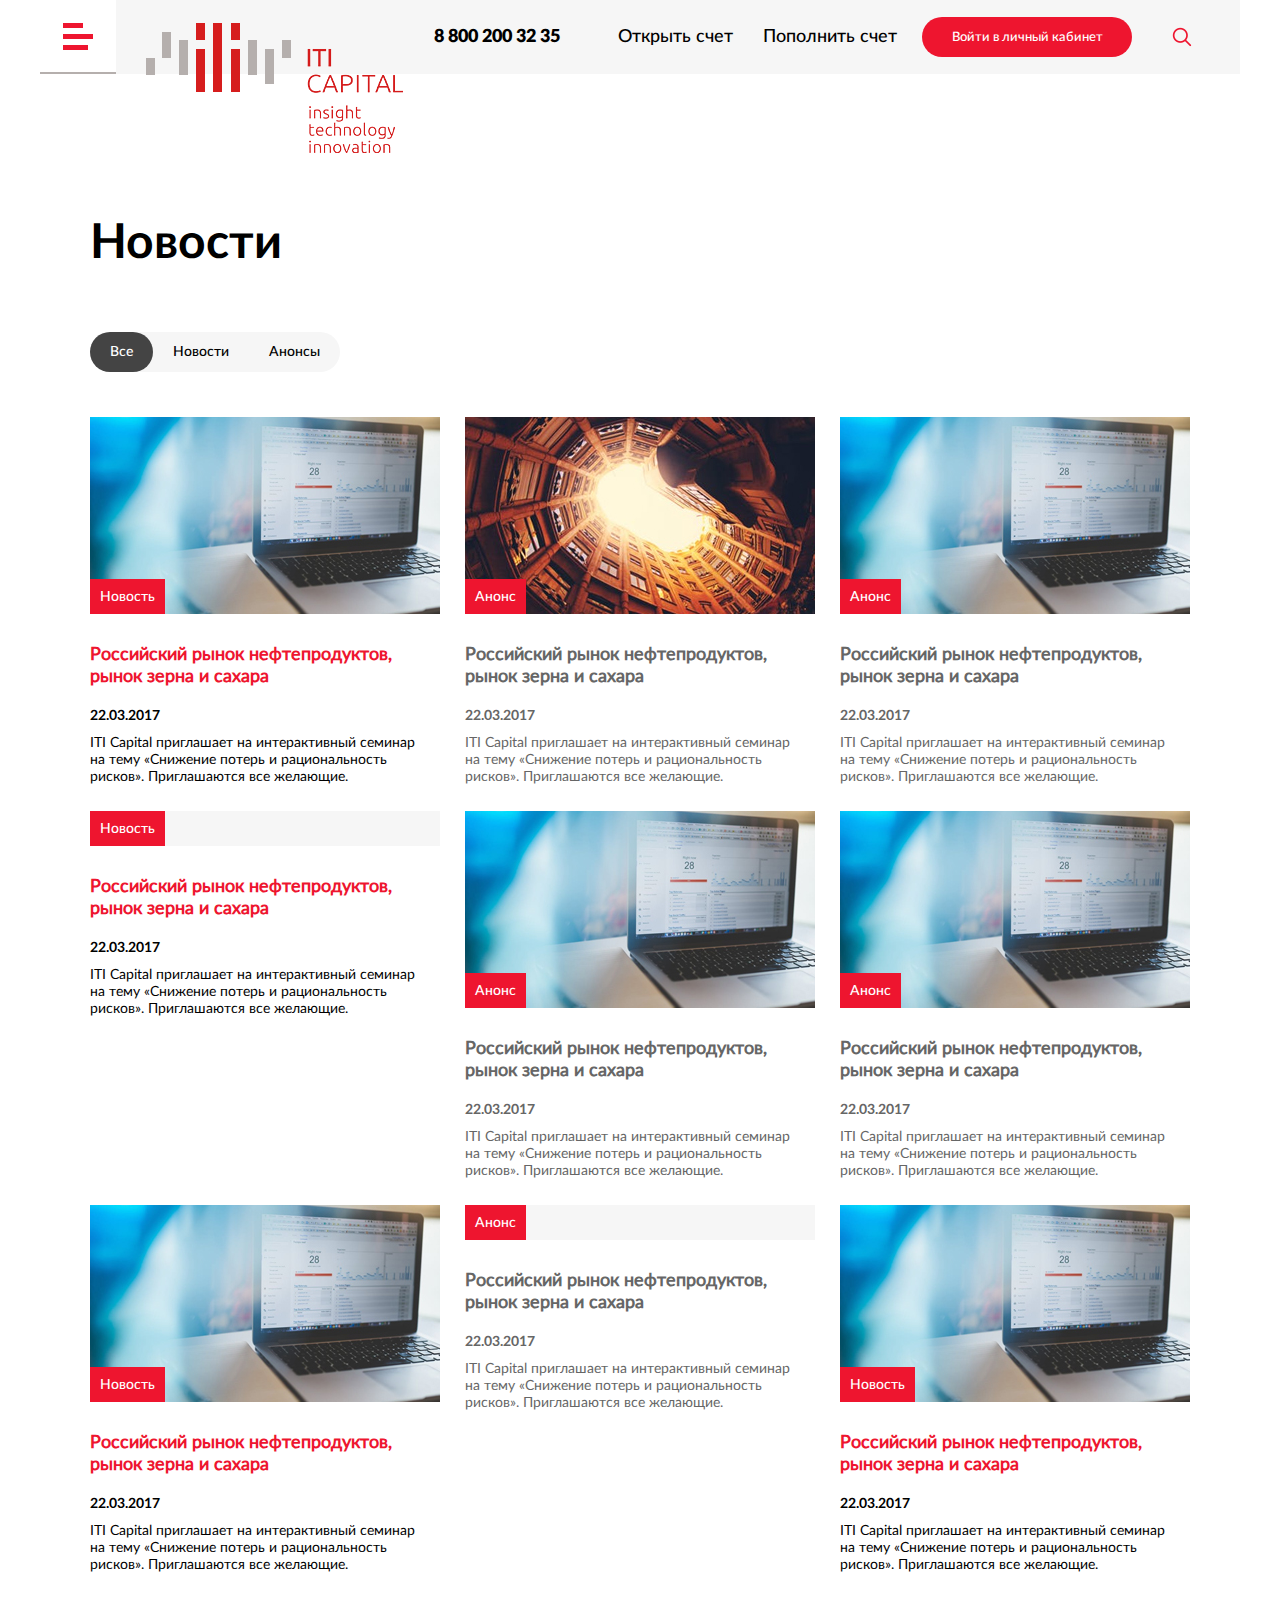
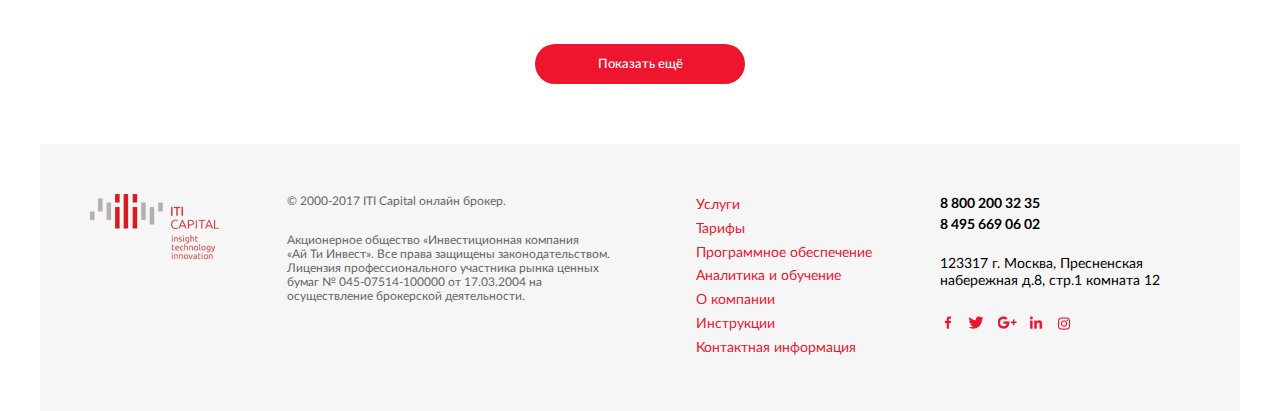
<file: index.html>
<!DOCTYPE html>
<html lang="ru">
<head>
	<meta charset="utf-8">
	<meta name="viewport" content="width=device-width, initial-scale=1">
    <meta http-equiv="X-UA-Compatible" content="IE=Edge">
	<title>Новости</title>
	<link rel="stylesheet" type="text/css" href="./style.css">
	<script type="text/javascript">
		<!--[if IE]>
		window.location.href = "http://work2.maslyaev.site/ie/";
		<![endif]-->
	</script>
	<script defer src="./script/script.js"></script>
</head>
<body>
	<header>
		<div class="header-left">
			<nav aria-label="иконка выпадающего меню"></nav>

			<a class="header-logo" aria-label="логотип ITI CAPITAL" href="#"></a>

			<a class="header-phone" href="tel:88002003235">8&nbsp;800&nbsp;200&nbsp;32&nbsp;35</a>
		</div>
		<div class="header-right">
			<ul class="header-list">
				<li class="header-list-item">
					<a class="header-list-item-link" href="#">Открыть счет</a>
				</li>

				<li class="header-list-item">
					<a class="header-list-item-link" href="#">Пополнить счет</a>
				</li>
			</ul>

			<button id="enter-lk" class="red-button">Войти в личный кабинет</button>

			<button id="search" aria-label="иконка поиска"></button>
		</div>
	</header>
	<main>
		<h1>Новости</h1>
		<ul class="select-cat">
			<li class="select-cat-item all-cat active">Все</li>
			<li class="select-cat-item news-cat">Новости</li>
			<li class="select-cat-item anons-cat">Анонсы</li>
		</ul>
		<ul class="news">
			<li class="news-item">
				<article>
					<div class="news-item-img-content">
						<img class="news-item-img" src="img/news1.jpg" alt="картинка новости 1">
						<p class="news-item-cat">Новость</p>
					</div>
					<h2 class="news-item-title">
						<a class="news-item-title-link" href="#">Российский рынок нефтепродуктов, рынок зерна и&nbsp;сахара</a>
					</h2>
					<time class="news-item-time" datetime="2019-03-15T11:39">22.03.2017</time>
					<p class="news-item-desc">
						ITI Capital приглашает на&nbsp;интерактивный семинар на&nbsp;тему &laquo;Снижение потерь и&nbsp;рациональность рисков&raquo;. Приглашаются все желающие.
					</p>

				</article>
			</li>
			<li class="news-item anons">
				<article>
					<div class="news-item-img-content">
						<img class="news-item-img" src="img/news2.jpg" alt="картинка новости 1">
						<p class="news-item-cat">Анонс</p>
					</div>
					<h2 class="news-item-title">
						 <a class="news-item-title-link" href="#">Российский рынок нефтепродуктов, рынок зерна и&nbsp;сахара</a>
					</h2>
					<time class="news-item-time" datetime="2019-03-15T11:39">22.03.2017</time>
					<p class="news-item-desc">
						ITI Capital приглашает на&nbsp;интерактивный семинар на&nbsp;тему &laquo;Снижение потерь и&nbsp;рациональность рисков&raquo;. Приглашаются все желающие.
					</p>

				</article>
			</li>
			<li class="news-item anons">
				<article>
					<div class="news-item-img-content">
						<img class="news-item-img" src="img/news1.jpg" alt="картинка новости 1">
						<p class="news-item-cat">Анонс</p>
					</div>
					<h2 class="news-item-title">
						<a class="news-item-title-link" href="#">Российский рынок нефтепродуктов, рынок зерна и&nbsp;сахара</a>
					</h2>
					<time class="news-item-time" datetime="2019-03-15T11:39">22.03.2017</time>
					<p class="news-item-desc">
						ITI Capital приглашает на&nbsp;интерактивный семинар на&nbsp;тему &laquo;Снижение потерь и&nbsp;рациональность рисков&raquo;. Приглашаются все желающие.
					</p>

				</article>
			</li>
			<li class="news-item">
				<article>
					<div class="news-item-img-content">
						<p class="news-item-cat">Новость</p>
					</div>
					<h2 class="news-item-title">
						<a class="news-item-title-link" href="#">Российский рынок нефтепродуктов, рынок зерна и&nbsp;сахара</a>
					</h2>
					<time class="news-item-time" datetime="2019-03-15T11:39">22.03.2017</time>
					<p class="news-item-desc">
						ITI Capital приглашает на&nbsp;интерактивный семинар на&nbsp;тему &laquo;Снижение потерь и&nbsp;рациональность рисков&raquo;. Приглашаются все желающие.
					</p>

				</article>
			</li>
			<li class="news-item anons">
				<article>
					<div class="news-item-img-content">
						<img class="news-item-img" src="img/news1.jpg" alt="картинка новости 1">
						<p class="news-item-cat">Анонс</p>
					</div>
					<h2 class="news-item-title">
						<a class="news-item-title-link" href="#">Российский рынок нефтепродуктов, рынок зерна и&nbsp;сахара</a>
					</h2>
					<time class="news-item-time" datetime="2019-03-15T11:39">22.03.2017</time>
					<p class="news-item-desc">
						ITI Capital приглашает на&nbsp;интерактивный семинар на&nbsp;тему &laquo;Снижение потерь и&nbsp;рациональность рисков&raquo;. Приглашаются все желающие.
					</p>

				</article>
			</li>
			<li class="news-item anons">
				<article>
					<div class="news-item-img-content">
						<img class="news-item-img" src="img/news1.jpg" alt="картинка новости 1">
						<p class="news-item-cat">Анонс</p>
					</div>
					<h2 class="news-item-title">
						<a class="news-item-title-link" href="#">Российский рынок нефтепродуктов, рынок зерна и&nbsp;сахара</a>
					</h2>
					<time class="news-item-time" datetime="2019-03-15T11:39">22.03.2017</time>
					<p class="news-item-desc">
						ITI Capital приглашает на&nbsp;интерактивный семинар на&nbsp;тему &laquo;Снижение потерь и&nbsp;рациональность рисков&raquo;. Приглашаются все желающие.
					</p>

				</article>
			</li>
			<li class="news-item">
				<article>
					<div class="news-item-img-content">
						<img class="news-item-img" src="img/news1.jpg" alt="картинка новости 1">
						<p class="news-item-cat">Новость</p>
					</div>
					<h2 class="news-item-title">
						<a class="news-item-title-link" href="#">Российский рынок нефтепродуктов, рынок зерна и&nbsp;сахара</a>
					</h2>
					<time class="news-item-time" datetime="2019-03-15T11:39">22.03.2017</time>
					<p class="news-item-desc">
						ITI Capital приглашает на&nbsp;интерактивный семинар на&nbsp;тему &laquo;Снижение потерь и&nbsp;рациональность рисков&raquo;. Приглашаются все желающие.
					</p>

				</article>
			</li>
			<li class="news-item anons">
				<article>
					<div class="news-item-img-content">
						<p class="news-item-cat">Анонс</p>
					</div>
					<h2 class="news-item-title">
						<a class="news-item-title-link" href="#">Российский рынок нефтепродуктов, рынок зерна и&nbsp;сахара</a>
					</h2>
					<time class="news-item-time" datetime="2019-03-15T11:39">22.03.2017</time>
					<p class="news-item-desc">
						ITI Capital приглашает на&nbsp;интерактивный семинар на&nbsp;тему &laquo;Снижение потерь и&nbsp;рациональность рисков&raquo;. Приглашаются все желающие.
					</p>

				</article>
			</li>
			<li class="news-item">
				<article>
					<div class="news-item-img-content">
						<img class="news-item-img" src="img/news1.jpg" alt="картинка новости 1">
						<p class="news-item-cat">Новость</p>
					</div>
					<h2 class="news-item-title">
						<a class="news-item-title-link" href="#">Российский рынок нефтепродуктов, рынок зерна и&nbsp;сахара</a>
					</h2>
					<time class="news-item-time" datetime="2019-03-15T11:39">22.03.2017</time>
					<p class="news-item-desc">
						ITI Capital приглашает на&nbsp;интерактивный семинар на&nbsp;тему &laquo;Снижение потерь и&nbsp;рациональность рисков&raquo;. Приглашаются все желающие.
					</p>

				</article>
			</li>

			<li class="news-item hidden">
				<article>
					<div class="news-item-img-content">
						<img class="news-item-img" src="img/news1.jpg" alt="картинка новости 1">
						<p class="news-item-cat">Новость</p>
					</div>
					<h2 class="news-item-title">
						<a class="news-item-title-link" href="#">Российский рынок нефтепродуктов, рынок зерна и&nbsp;сахара</a>
					</h2>
					<time class="news-item-time" datetime="2019-03-15T11:39">22.03.2017</time>
					<p class="news-item-desc">
						ITI Capital приглашает на&nbsp;интерактивный семинар на&nbsp;тему &laquo;Снижение потерь и&nbsp;рациональность рисков&raquo;. Приглашаются все желающие.
					</p>

				</article>
			</li>
			<li class="news-item anons hidden">
				<article>
					<div class="news-item-img-content">
						<img class="news-item-img" src="img/news2.jpg" alt="картинка новости 1">
						<p class="news-item-cat">Анонс</p>
					</div>
					<h2 class="news-item-title">
						 <a class="news-item-title-link" href="#">Российский рынок нефтепродуктов, рынок зерна и&nbsp;сахара</a>
					</h2>
					<time class="news-item-time" datetime="2019-03-15T11:39">22.03.2017</time>
					<p class="news-item-desc">
						ITI Capital приглашает на&nbsp;интерактивный семинар на&nbsp;тему &laquo;Снижение потерь и&nbsp;рациональность рисков&raquo;. Приглашаются все желающие.
					</p>

				</article>
			</li>
			<li class="news-item anons hidden">
				<article>
					<div class="news-item-img-content">
						<img class="news-item-img" src="img/news1.jpg" alt="картинка новости 1">
						<p class="news-item-cat">Анонс</p>
					</div>
					<h2 class="news-item-title">
						<a class="news-item-title-link" href="#">Российский рынок нефтепродуктов, рынок зерна и&nbsp;сахара</a>
					</h2>
					<time class="news-item-time" datetime="2019-03-15T11:39">22.03.2017</time>
					<p class="news-item-desc">
						ITI Capital приглашает на&nbsp;интерактивный семинар на&nbsp;тему &laquo;Снижение потерь и&nbsp;рациональность рисков&raquo;. Приглашаются все желающие.
					</p>

				</article>
			</li>
			<li class="news-item hidden">
				<article>
					<div class="news-item-img-content">
						<p class="news-item-cat">Новость</p>
					</div>
					<h2 class="news-item-title">
						<a class="news-item-title-link" href="#">Российский рынок нефтепродуктов, рынок зерна и&nbsp;сахара</a>
					</h2>
					<time class="news-item-time" datetime="2019-03-15T11:39">22.03.2017</time>
					<p class="news-item-desc">
						ITI Capital приглашает на&nbsp;интерактивный семинар на&nbsp;тему &laquo;Снижение потерь и&nbsp;рациональность рисков&raquo;. Приглашаются все желающие.
					</p>

				</article>
			</li>
			<li class="news-item anons hidden">
				<article>
					<div class="news-item-img-content">
						<img class="news-item-img" src="img/news1.jpg" alt="картинка новости 1">
						<p class="news-item-cat">Анонс</p>
					</div>
					<h2 class="news-item-title">
						<a class="news-item-title-link" href="#">Российский рынок нефтепродуктов, рынок зерна и&nbsp;сахара</a>
					</h2>
					<time class="news-item-time" datetime="2019-03-15T11:39">22.03.2017</time>
					<p class="news-item-desc">
						ITI Capital приглашает на&nbsp;интерактивный семинар на&nbsp;тему &laquo;Снижение потерь и&nbsp;рациональность рисков&raquo;. Приглашаются все желающие.
					</p>

				</article>
			</li>
			<li class="news-item anons hidden">
				<article>
					<div class="news-item-img-content">
						<img class="news-item-img" src="img/news1.jpg" alt="картинка новости 1">
						<p class="news-item-cat">Анонс</p>
					</div>
					<h2 class="news-item-title">
						<a class="news-item-title-link" href="#">Российский рынок нефтепродуктов, рынок зерна и&nbsp;сахара</a>
					</h2>
					<time class="news-item-time" datetime="2019-03-15T11:39">22.03.2017</time>
					<p class="news-item-desc">
						ITI Capital приглашает на&nbsp;интерактивный семинар на&nbsp;тему &laquo;Снижение потерь и&nbsp;рациональность рисков&raquo;. Приглашаются все желающие.
					</p>

				</article>
			</li>
			<li class="news-item hidden">
				<article>
					<div class="news-item-img-content">
						<img class="news-item-img" src="img/news1.jpg" alt="картинка новости 1">
						<p class="news-item-cat">Новость</p>
					</div>
					<h2 class="news-item-title">
						<a class="news-item-title-link" href="#">Российский рынок нефтепродуктов, рынок зерна и&nbsp;сахара</a>
					</h2>
					<time class="news-item-time" datetime="2019-03-15T11:39">22.03.2017</time>
					<p class="news-item-desc">
						ITI Capital приглашает на&nbsp;интерактивный семинар на&nbsp;тему &laquo;Снижение потерь и&nbsp;рациональность рисков&raquo;. Приглашаются все желающие.
					</p>

				</article>
			</li>
			<li class="news-item anons hidden">
				<article>
					<div class="news-item-img-content">
						<p class="news-item-cat">Анонс</p>
					</div>
					<h2 class="news-item-title">
						<a class="news-item-title-link" href="#">Российский рынок нефтепродуктов, рынок зерна и&nbsp;сахара</a>
					</h2>
					<time class="news-item-time" datetime="2019-03-15T11:39">22.03.2017</time>
					<p class="news-item-desc">
						ITI Capital приглашает на&nbsp;интерактивный семинар на&nbsp;тему &laquo;Снижение потерь и&nbsp;рациональность рисков&raquo;. Приглашаются все желающие.
					</p>

				</article>
			</li>
			<li class="news-item hidden">
				<article>
					<div class="news-item-img-content">
						<img class="news-item-img" src="img/news1.jpg" alt="картинка новости 1">
						<p class="news-item-cat">Новость</p>
					</div>
					<h2 class="news-item-title">
						<a class="news-item-title-link" href="#">Российский рынок нефтепродуктов, рынок зерна и&nbsp;сахара</a>
					</h2>
					<time class="news-item-time" datetime="2019-03-15T11:39">22.03.2017</time>
					<p class="news-item-desc">
						ITI Capital приглашает на&nbsp;интерактивный семинар на&nbsp;тему &laquo;Снижение потерь и&nbsp;рациональность рисков&raquo;. Приглашаются все желающие.
					</p>

				</article>
			</li>

			<li class="news-item hidden">
				<article>
					<div class="news-item-img-content">
						<img class="news-item-img" src="img/news1.jpg" alt="картинка новости 1">
						<p class="news-item-cat">Новость</p>
					</div>
					<h2 class="news-item-title">
						<a class="news-item-title-link" href="#">Российский рынок нефтепродуктов, рынок зерна и&nbsp;сахара</a>
					</h2>
					<time class="news-item-time" datetime="2019-03-15T11:39">22.03.2017</time>
					<p class="news-item-desc">
						ITI Capital приглашает на&nbsp;интерактивный семинар на&nbsp;тему &laquo;Снижение потерь и&nbsp;рациональность рисков&raquo;. Приглашаются все желающие.
					</p>

				</article>
			</li>
			<li class="news-item anons hidden">
				<article>
					<div class="news-item-img-content">
						<img class="news-item-img" src="img/news2.jpg" alt="картинка новости 1">
						<p class="news-item-cat">Анонс</p>
					</div>
					<h2 class="news-item-title">
						 <a class="news-item-title-link" href="#">Российский рынок нефтепродуктов, рынок зерна и&nbsp;сахара</a>
					</h2>
					<time class="news-item-time" datetime="2019-03-15T11:39">22.03.2017</time>
					<p class="news-item-desc">
						ITI Capital приглашает на&nbsp;интерактивный семинар на&nbsp;тему &laquo;Снижение потерь и&nbsp;рациональность рисков&raquo;. Приглашаются все желающие.
					</p>

				</article>
			</li>
			<li class="news-item anons hidden">
				<article>
					<div class="news-item-img-content">
						<img class="news-item-img" src="img/news1.jpg" alt="картинка новости 1">
						<p class="news-item-cat">Анонс</p>
					</div>
					<h2 class="news-item-title">
						<a class="news-item-title-link" href="#">Российский рынок нефтепродуктов, рынок зерна и&nbsp;сахара</a>
					</h2>
					<time class="news-item-time" datetime="2019-03-15T11:39">22.03.2017</time>
					<p class="news-item-desc">
						ITI Capital приглашает на&nbsp;интерактивный семинар на&nbsp;тему &laquo;Снижение потерь и&nbsp;рациональность рисков&raquo;. Приглашаются все желающие.
					</p>

				</article>
			</li>
			<li class="news-item hidden">
				<article>
					<div class="news-item-img-content">
						<p class="news-item-cat">Новость</p>
					</div>
					<h2 class="news-item-title">
						<a class="news-item-title-link" href="#">Российский рынок нефтепродуктов, рынок зерна и&nbsp;сахара</a>
					</h2>
					<time class="news-item-time" datetime="2019-03-15T11:39">22.03.2017</time>
					<p class="news-item-desc">
						ITI Capital приглашает на&nbsp;интерактивный семинар на&nbsp;тему &laquo;Снижение потерь и&nbsp;рациональность рисков&raquo;. Приглашаются все желающие.
					</p>

				</article>
			</li>
			<li class="news-item anons hidden">
				<article>
					<div class="news-item-img-content">
						<img class="news-item-img" src="img/news1.jpg" alt="картинка новости 1">
						<p class="news-item-cat">Анонс</p>
					</div>
					<h2 class="news-item-title">
						<a class="news-item-title-link" href="#">Российский рынок нефтепродуктов, рынок зерна и&nbsp;сахара</a>
					</h2>
					<time class="news-item-time" datetime="2019-03-15T11:39">22.03.2017</time>
					<p class="news-item-desc">
						ITI Capital приглашает на&nbsp;интерактивный семинар на&nbsp;тему &laquo;Снижение потерь и&nbsp;рациональность рисков&raquo;. Приглашаются все желающие.
					</p>

				</article>
			</li>
			<li class="news-item anons hidden">
				<article>
					<div class="news-item-img-content">
						<img class="news-item-img" src="img/news1.jpg" alt="картинка новости 1">
						<p class="news-item-cat">Анонс</p>
					</div>
					<h2 class="news-item-title">
						<a class="news-item-title-link" href="#">Российский рынок нефтепродуктов, рынок зерна и&nbsp;сахара</a>
					</h2>
					<time class="news-item-time" datetime="2019-03-15T11:39">22.03.2017</time>
					<p class="news-item-desc">
						ITI Capital приглашает на&nbsp;интерактивный семинар на&nbsp;тему &laquo;Снижение потерь и&nbsp;рациональность рисков&raquo;. Приглашаются все желающие.
					</p>

				</article>
			</li>
			<li class="news-item hidden">
				<article>
					<div class="news-item-img-content">
						<img class="news-item-img" src="img/news1.jpg" alt="картинка новости 1">
						<p class="news-item-cat">Новость</p>
					</div>
					<h2 class="news-item-title">
						<a class="news-item-title-link" href="#">Российский рынок нефтепродуктов, рынок зерна и&nbsp;сахара</a>
					</h2>
					<time class="news-item-time" datetime="2019-03-15T11:39">22.03.2017</time>
					<p class="news-item-desc">
						ITI Capital приглашает на&nbsp;интерактивный семинар на&nbsp;тему &laquo;Снижение потерь и&nbsp;рациональность рисков&raquo;. Приглашаются все желающие.
					</p>

				</article>
			</li>
			<li class="news-item anons hidden">
				<article>
					<div class="news-item-img-content">
						<p class="news-item-cat">Анонс</p>
					</div>
					<h2 class="news-item-title">
						<a class="news-item-title-link" href="#">Российский рынок нефтепродуктов, рынок зерна и&nbsp;сахара</a>
					</h2>
					<time class="news-item-time" datetime="2019-03-15T11:39">22.03.2017</time>
					<p class="news-item-desc">
						ITI Capital приглашает на&nbsp;интерактивный семинар на&nbsp;тему &laquo;Снижение потерь и&nbsp;рациональность рисков&raquo;. Приглашаются все желающие.
					</p>

				</article>
			</li>
			<li class="news-item hidden">
				<article>
					<div class="news-item-img-content">
						<img class="news-item-img" src="img/news1.jpg" alt="картинка новости 1">
						<p class="news-item-cat">Новость</p>
					</div>
					<h2 class="news-item-title">
						<a class="news-item-title-link" href="#">Российский рынок нефтепродуктов, рынок зерна и&nbsp;сахара</a>
					</h2>
					<time class="news-item-time" datetime="2019-03-15T11:39">22.03.2017</time>
					<p class="news-item-desc">
						ITI Capital приглашает на&nbsp;интерактивный семинар на&nbsp;тему &laquo;Снижение потерь и&nbsp;рациональность рисков&raquo;. Приглашаются все желающие.
					</p>

				</article>
			</li>

			<li class="news-item hidden">
				<article>
					<div class="news-item-img-content">
						<img class="news-item-img" src="img/news1.jpg" alt="картинка новости 1">
						<p class="news-item-cat">Новость</p>
					</div>
					<h2 class="news-item-title">
						<a class="news-item-title-link" href="#">Российский рынок нефтепродуктов, рынок зерна и&nbsp;сахара</a>
					</h2>
					<time class="news-item-time" datetime="2019-03-15T11:39">22.03.2017</time>
					<p class="news-item-desc">
						ITI Capital приглашает на&nbsp;интерактивный семинар на&nbsp;тему &laquo;Снижение потерь и&nbsp;рациональность рисков&raquo;. Приглашаются все желающие.
					</p>

				</article>
			</li>
			<li class="news-item anons hidden">
				<article>
					<div class="news-item-img-content">
						<img class="news-item-img" src="img/news2.jpg" alt="картинка новости 1">
						<p class="news-item-cat">Анонс</p>
					</div>
					<h2 class="news-item-title">
						 <a class="news-item-title-link" href="#">Российский рынок нефтепродуктов, рынок зерна и&nbsp;сахара</a>
					</h2>
					<time class="news-item-time" datetime="2019-03-15T11:39">22.03.2017</time>
					<p class="news-item-desc">
						ITI Capital приглашает на&nbsp;интерактивный семинар на&nbsp;тему &laquo;Снижение потерь и&nbsp;рациональность рисков&raquo;. Приглашаются все желающие.
					</p>

				</article>
			</li>
			<li class="news-item anons hidden">
				<article>
					<div class="news-item-img-content">
						<img class="news-item-img" src="img/news1.jpg" alt="картинка новости 1">
						<p class="news-item-cat">Анонс</p>
					</div>
					<h2 class="news-item-title">
						<a class="news-item-title-link" href="#">Российский рынок нефтепродуктов, рынок зерна и&nbsp;сахара</a>
					</h2>
					<time class="news-item-time" datetime="2019-03-15T11:39">22.03.2017</time>
					<p class="news-item-desc">
						ITI Capital приглашает на&nbsp;интерактивный семинар на&nbsp;тему &laquo;Снижение потерь и&nbsp;рациональность рисков&raquo;. Приглашаются все желающие.
					</p>

				</article>
			</li>
			<li class="news-item hidden">
				<article>
					<div class="news-item-img-content">
						<p class="news-item-cat">Новость</p>
					</div>
					<h2 class="news-item-title">
						<a class="news-item-title-link" href="#">Российский рынок нефтепродуктов, рынок зерна и&nbsp;сахара</a>
					</h2>
					<time class="news-item-time" datetime="2019-03-15T11:39">22.03.2017</time>
					<p class="news-item-desc">
						ITI Capital приглашает на&nbsp;интерактивный семинар на&nbsp;тему &laquo;Снижение потерь и&nbsp;рациональность рисков&raquo;. Приглашаются все желающие.
					</p>

				</article>
			</li>
			<li class="news-item anons hidden">
				<article>
					<div class="news-item-img-content">
						<img class="news-item-img" src="img/news1.jpg" alt="картинка новости 1">
						<p class="news-item-cat">Анонс</p>
					</div>
					<h2 class="news-item-title">
						<a class="news-item-title-link" href="#">Российский рынок нефтепродуктов, рынок зерна и&nbsp;сахара</a>
					</h2>
					<time class="news-item-time" datetime="2019-03-15T11:39">22.03.2017</time>
					<p class="news-item-desc">
						ITI Capital приглашает на&nbsp;интерактивный семинар на&nbsp;тему &laquo;Снижение потерь и&nbsp;рациональность рисков&raquo;. Приглашаются все желающие.
					</p>

				</article>
			</li>
			<li class="news-item anons hidden">
				<article>
					<div class="news-item-img-content">
						<img class="news-item-img" src="img/news1.jpg" alt="картинка новости 1">
						<p class="news-item-cat">Анонс</p>
					</div>
					<h2 class="news-item-title">
						<a class="news-item-title-link" href="#">Российский рынок нефтепродуктов, рынок зерна и&nbsp;сахара</a>
					</h2>
					<time class="news-item-time" datetime="2019-03-15T11:39">22.03.2017</time>
					<p class="news-item-desc">
						ITI Capital приглашает на&nbsp;интерактивный семинар на&nbsp;тему &laquo;Снижение потерь и&nbsp;рациональность рисков&raquo;. Приглашаются все желающие.
					</p>

				</article>
			</li>
			<li class="news-item hidden">
				<article>
					<div class="news-item-img-content">
						<img class="news-item-img" src="img/news1.jpg" alt="картинка новости 1">
						<p class="news-item-cat">Новость</p>
					</div>
					<h2 class="news-item-title">
						<a class="news-item-title-link" href="#">Российский рынок нефтепродуктов, рынок зерна и&nbsp;сахара</a>
					</h2>
					<time class="news-item-time" datetime="2019-03-15T11:39">22.03.2017</time>
					<p class="news-item-desc">
						ITI Capital приглашает на&nbsp;интерактивный семинар на&nbsp;тему &laquo;Снижение потерь и&nbsp;рациональность рисков&raquo;. Приглашаются все желающие.
					</p>

				</article>
			</li>
			<li class="news-item anons hidden">
				<article>
					<div class="news-item-img-content">
						<p class="news-item-cat">Анонс</p>
					</div>
					<h2 class="news-item-title">
						<a class="news-item-title-link" href="#">Российский рынок нефтепродуктов, рынок зерна и&nbsp;сахара</a>
					</h2>
					<time class="news-item-time" datetime="2019-03-15T11:39">22.03.2017</time>
					<p class="news-item-desc">
						ITI Capital приглашает на&nbsp;интерактивный семинар на&nbsp;тему &laquo;Снижение потерь и&nbsp;рациональность рисков&raquo;. Приглашаются все желающие.
					</p>

				</article>
			</li>
			<li class="news-item hidden">
				<article>
					<div class="news-item-img-content">
						<img class="news-item-img" src="img/news1.jpg" alt="картинка новости 1">
						<p class="news-item-cat">Новость</p>
					</div>
					<h2 class="news-item-title">
						<a class="news-item-title-link" href="#">Российский рынок нефтепродуктов, рынок зерна и&nbsp;сахара</a>
					</h2>
					<time class="news-item-time" datetime="2019-03-15T11:39">22.03.2017</time>
					<p class="news-item-desc">
						ITI Capital приглашает на&nbsp;интерактивный семинар на&nbsp;тему &laquo;Снижение потерь и&nbsp;рациональность рисков&raquo;. Приглашаются все желающие.
					</p>

				</article>
			</li>

			<li class="news-item hidden">
				<article>
					<div class="news-item-img-content">
						<img class="news-item-img" src="img/news1.jpg" alt="картинка новости 1">
						<p class="news-item-cat">Новость</p>
					</div>
					<h2 class="news-item-title">
						<a class="news-item-title-link" href="#">Российский рынок нефтепродуктов, рынок зерна и&nbsp;сахара</a>
					</h2>
					<time class="news-item-time" datetime="2019-03-15T11:39">22.03.2017</time>
					<p class="news-item-desc">
						ITI Capital приглашает на&nbsp;интерактивный семинар на&nbsp;тему &laquo;Снижение потерь и&nbsp;рациональность рисков&raquo;. Приглашаются все желающие.
					</p>

				</article>
			</li>
			<li class="news-item anons hidden">
				<article>
					<div class="news-item-img-content">
						<img class="news-item-img" src="img/news2.jpg" alt="картинка новости 1">
						<p class="news-item-cat">Анонс</p>
					</div>
					<h2 class="news-item-title">
						 <a class="news-item-title-link" href="#">Российский рынок нефтепродуктов, рынок зерна и&nbsp;сахара</a>
					</h2>
					<time class="news-item-time" datetime="2019-03-15T11:39">22.03.2017</time>
					<p class="news-item-desc">
						ITI Capital приглашает на&nbsp;интерактивный семинар на&nbsp;тему &laquo;Снижение потерь и&nbsp;рациональность рисков&raquo;. Приглашаются все желающие.
					</p>

				</article>
			</li>
			<li class="news-item anons hidden">
				<article>
					<div class="news-item-img-content">
						<img class="news-item-img" src="img/news1.jpg" alt="картинка новости 1">
						<p class="news-item-cat">Анонс</p>
					</div>
					<h2 class="news-item-title">
						<a class="news-item-title-link" href="#">Российский рынок нефтепродуктов, рынок зерна и&nbsp;сахара</a>
					</h2>
					<time class="news-item-time" datetime="2019-03-15T11:39">22.03.2017</time>
					<p class="news-item-desc">
						ITI Capital приглашает на&nbsp;интерактивный семинар на&nbsp;тему &laquo;Снижение потерь и&nbsp;рациональность рисков&raquo;. Приглашаются все желающие.
					</p>

				</article>
			</li>
			<li class="news-item hidden">
				<article>
					<div class="news-item-img-content">
						<p class="news-item-cat">Новость</p>
					</div>
					<h2 class="news-item-title">
						<a class="news-item-title-link" href="#">Российский рынок нефтепродуктов, рынок зерна и&nbsp;сахара</a>
					</h2>
					<time class="news-item-time" datetime="2019-03-15T11:39">22.03.2017</time>
					<p class="news-item-desc">
						ITI Capital приглашает на&nbsp;интерактивный семинар на&nbsp;тему &laquo;Снижение потерь и&nbsp;рациональность рисков&raquo;. Приглашаются все желающие.
					</p>

				</article>
			</li>
			<li class="news-item anons hidden">
				<article>
					<div class="news-item-img-content">
						<img class="news-item-img" src="img/news1.jpg" alt="картинка новости 1">
						<p class="news-item-cat">Анонс</p>
					</div>
					<h2 class="news-item-title">
						<a class="news-item-title-link" href="#">Российский рынок нефтепродуктов, рынок зерна и&nbsp;сахара</a>
					</h2>
					<time class="news-item-time" datetime="2019-03-15T11:39">22.03.2017</time>
					<p class="news-item-desc">
						ITI Capital приглашает на&nbsp;интерактивный семинар на&nbsp;тему &laquo;Снижение потерь и&nbsp;рациональность рисков&raquo;. Приглашаются все желающие.
					</p>

				</article>
			</li>
			<li class="news-item anons hidden">
				<article>
					<div class="news-item-img-content">
						<img class="news-item-img" src="img/news1.jpg" alt="картинка новости 1">
						<p class="news-item-cat">Анонс</p>
					</div>
					<h2 class="news-item-title">
						<a class="news-item-title-link" href="#">Российский рынок нефтепродуктов, рынок зерна и&nbsp;сахара</a>
					</h2>
					<time class="news-item-time" datetime="2019-03-15T11:39">22.03.2017</time>
					<p class="news-item-desc">
						ITI Capital приглашает на&nbsp;интерактивный семинар на&nbsp;тему &laquo;Снижение потерь и&nbsp;рациональность рисков&raquo;. Приглашаются все желающие.
					</p>

				</article>
			</li>
			<li class="news-item hidden">
				<article>
					<div class="news-item-img-content">
						<img class="news-item-img" src="img/news1.jpg" alt="картинка новости 1">
						<p class="news-item-cat">Новость</p>
					</div>
					<h2 class="news-item-title">
						<a class="news-item-title-link" href="#">Российский рынок нефтепродуктов, рынок зерна и&nbsp;сахара</a>
					</h2>
					<time class="news-item-time" datetime="2019-03-15T11:39">22.03.2017</time>
					<p class="news-item-desc">
						ITI Capital приглашает на&nbsp;интерактивный семинар на&nbsp;тему &laquo;Снижение потерь и&nbsp;рациональность рисков&raquo;. Приглашаются все желающие.
					</p>

				</article>
			</li>
			<li class="news-item anons hidden">
				<article>
					<div class="news-item-img-content">
						<p class="news-item-cat">Анонс</p>
					</div>
					<h2 class="news-item-title">
						<a class="news-item-title-link" href="#">Российский рынок нефтепродуктов, рынок зерна и&nbsp;сахара</a>
					</h2>
					<time class="news-item-time" datetime="2019-03-15T11:39">22.03.2017</time>
					<p class="news-item-desc">
						ITI Capital приглашает на&nbsp;интерактивный семинар на&nbsp;тему &laquo;Снижение потерь и&nbsp;рациональность рисков&raquo;. Приглашаются все желающие.
					</p>

				</article>
			</li>
			<li class="news-item hidden">
				<article>
					<div class="news-item-img-content">
						<img class="news-item-img" src="img/news1.jpg" alt="картинка новости 1">
						<p class="news-item-cat">Новость</p>
					</div>
					<h2 class="news-item-title">
						<a class="news-item-title-link" href="#">Российский рынок нефтепродуктов, рынок зерна и&nbsp;сахара</a>
					</h2>
					<time class="news-item-time" datetime="2019-03-15T11:39">22.03.2017</time>
					<p class="news-item-desc">
						ITI Capital приглашает на&nbsp;интерактивный семинар на&nbsp;тему &laquo;Снижение потерь и&nbsp;рациональность рисков&raquo;. Приглашаются все желающие.
					</p>

				</article>
			</li>

			<li class="news-item hidden">
				<article>
					<div class="news-item-img-content">
						<img class="news-item-img" src="img/news1.jpg" alt="картинка новости 1">
						<p class="news-item-cat">Новость</p>
					</div>
					<h2 class="news-item-title">
						<a class="news-item-title-link" href="#">Российский рынок нефтепродуктов, рынок зерна и&nbsp;сахара</a>
					</h2>
					<time class="news-item-time" datetime="2019-03-15T11:39">22.03.2017</time>
					<p class="news-item-desc">
						ITI Capital приглашает на&nbsp;интерактивный семинар на&nbsp;тему &laquo;Снижение потерь и&nbsp;рациональность рисков&raquo;. Приглашаются все желающие.
					</p>

				</article>
			</li>
			<li class="news-item anons hidden">
				<article>
					<div class="news-item-img-content">
						<img class="news-item-img" src="img/news2.jpg" alt="картинка новости 1">
						<p class="news-item-cat">Анонс</p>
					</div>
					<h2 class="news-item-title">
						 <a class="news-item-title-link" href="#">Российский рынок нефтепродуктов, рынок зерна и&nbsp;сахара</a>
					</h2>
					<time class="news-item-time" datetime="2019-03-15T11:39">22.03.2017</time>
					<p class="news-item-desc">
						ITI Capital приглашает на&nbsp;интерактивный семинар на&nbsp;тему &laquo;Снижение потерь и&nbsp;рациональность рисков&raquo;. Приглашаются все желающие.
					</p>

				</article>
			</li>
			<li class="news-item anons hidden">
				<article>
					<div class="news-item-img-content">
						<img class="news-item-img" src="img/news1.jpg" alt="картинка новости 1">
						<p class="news-item-cat">Анонс</p>
					</div>
					<h2 class="news-item-title">
						<a class="news-item-title-link" href="#">Российский рынок нефтепродуктов, рынок зерна и&nbsp;сахара</a>
					</h2>
					<time class="news-item-time" datetime="2019-03-15T11:39">22.03.2017</time>
					<p class="news-item-desc">
						ITI Capital приглашает на&nbsp;интерактивный семинар на&nbsp;тему &laquo;Снижение потерь и&nbsp;рациональность рисков&raquo;. Приглашаются все желающие.
					</p>

				</article>
			</li>
			<li class="news-item hidden">
				<article>
					<div class="news-item-img-content">
						<p class="news-item-cat">Новость</p>
					</div>
					<h2 class="news-item-title">
						<a class="news-item-title-link" href="#">Российский рынок нефтепродуктов, рынок зерна и&nbsp;сахара</a>
					</h2>
					<time class="news-item-time" datetime="2019-03-15T11:39">22.03.2017</time>
					<p class="news-item-desc">
						ITI Capital приглашает на&nbsp;интерактивный семинар на&nbsp;тему &laquo;Снижение потерь и&nbsp;рациональность рисков&raquo;. Приглашаются все желающие.
					</p>

				</article>
			</li>
			<li class="news-item anons hidden">
				<article>
					<div class="news-item-img-content">
						<img class="news-item-img" src="img/news1.jpg" alt="картинка новости 1">
						<p class="news-item-cat">Анонс</p>
					</div>
					<h2 class="news-item-title">
						<a class="news-item-title-link" href="#">Российский рынок нефтепродуктов, рынок зерна и&nbsp;сахара</a>
					</h2>
					<time class="news-item-time" datetime="2019-03-15T11:39">22.03.2017</time>
					<p class="news-item-desc">
						ITI Capital приглашает на&nbsp;интерактивный семинар на&nbsp;тему &laquo;Снижение потерь и&nbsp;рациональность рисков&raquo;. Приглашаются все желающие.
					</p>

				</article>
			</li>
			<li class="news-item anons hidden">
				<article>
					<div class="news-item-img-content">
						<img class="news-item-img" src="img/news1.jpg" alt="картинка новости 1">
						<p class="news-item-cat">Анонс</p>
					</div>
					<h2 class="news-item-title">
						<a class="news-item-title-link" href="#">Российский рынок нефтепродуктов, рынок зерна и&nbsp;сахара</a>
					</h2>
					<time class="news-item-time" datetime="2019-03-15T11:39">22.03.2017</time>
					<p class="news-item-desc">
						ITI Capital приглашает на&nbsp;интерактивный семинар на&nbsp;тему &laquo;Снижение потерь и&nbsp;рациональность рисков&raquo;. Приглашаются все желающие.
					</p>

				</article>
			</li>
			<li class="news-item hidden">
				<article>
					<div class="news-item-img-content">
						<img class="news-item-img" src="img/news1.jpg" alt="картинка новости 1">
						<p class="news-item-cat">Новость</p>
					</div>
					<h2 class="news-item-title">
						<a class="news-item-title-link" href="#">Российский рынок нефтепродуктов, рынок зерна и&nbsp;сахара</a>
					</h2>
					<time class="news-item-time" datetime="2019-03-15T11:39">22.03.2017</time>
					<p class="news-item-desc">
						ITI Capital приглашает на&nbsp;интерактивный семинар на&nbsp;тему &laquo;Снижение потерь и&nbsp;рациональность рисков&raquo;. Приглашаются все желающие.
					</p>

				</article>
			</li>
			<li class="news-item anons hidden">
				<article>
					<div class="news-item-img-content">
						<p class="news-item-cat">Анонс</p>
					</div>
					<h2 class="news-item-title">
						<a class="news-item-title-link" href="#">Российский рынок нефтепродуктов, рынок зерна и&nbsp;сахара</a>
					</h2>
					<time class="news-item-time" datetime="2019-03-15T11:39">22.03.2017</time>
					<p class="news-item-desc">
						ITI Capital приглашает на&nbsp;интерактивный семинар на&nbsp;тему &laquo;Снижение потерь и&nbsp;рациональность рисков&raquo;. Приглашаются все желающие.
					</p>

				</article>
			</li>
			<li class="news-item hidden">
				<article>
					<div class="news-item-img-content">
						<img class="news-item-img" src="img/news1.jpg" alt="картинка новости 1">
						<p class="news-item-cat">Новость</p>
					</div>
					<h2 class="news-item-title">
						<a class="news-item-title-link" href="#">Российский рынок нефтепродуктов, рынок зерна и&nbsp;сахара</a>
					</h2>
					<time class="news-item-time" datetime="2019-03-15T11:39">22.03.2017</time>
					<p class="news-item-desc">
						ITI Capital приглашает на&nbsp;интерактивный семинар на&nbsp;тему &laquo;Снижение потерь и&nbsp;рациональность рисков&raquo;. Приглашаются все желающие.
					</p>

				</article>
			</li>

			<li class="news-item hidden">
				<article>
					<div class="news-item-img-content">
						<img class="news-item-img" src="img/news1.jpg" alt="картинка новости 1">
						<p class="news-item-cat">Новость</p>
					</div>
					<h2 class="news-item-title">
						<a class="news-item-title-link" href="#">Российский рынок нефтепродуктов, рынок зерна и&nbsp;сахара</a>
					</h2>
					<time class="news-item-time" datetime="2019-03-15T11:39">22.03.2017</time>
					<p class="news-item-desc">
						ITI Capital приглашает на&nbsp;интерактивный семинар на&nbsp;тему &laquo;Снижение потерь и&nbsp;рациональность рисков&raquo;. Приглашаются все желающие.
					</p>

				</article>
			</li>
			<li class="news-item anons hidden">
				<article>
					<div class="news-item-img-content">
						<img class="news-item-img" src="img/news2.jpg" alt="картинка новости 1">
						<p class="news-item-cat">Анонс</p>
					</div>
					<h2 class="news-item-title">
						 <a class="news-item-title-link" href="#">Российский рынок нефтепродуктов, рынок зерна и&nbsp;сахара</a>
					</h2>
					<time class="news-item-time" datetime="2019-03-15T11:39">22.03.2017</time>
					<p class="news-item-desc">
						ITI Capital приглашает на&nbsp;интерактивный семинар на&nbsp;тему &laquo;Снижение потерь и&nbsp;рациональность рисков&raquo;. Приглашаются все желающие.
					</p>

				</article>
			</li>
			<li class="news-item anons hidden">
				<article>
					<div class="news-item-img-content">
						<img class="news-item-img" src="img/news1.jpg" alt="картинка новости 1">
						<p class="news-item-cat">Анонс</p>
					</div>
					<h2 class="news-item-title">
						<a class="news-item-title-link" href="#">Российский рынок нефтепродуктов, рынок зерна и&nbsp;сахара</a>
					</h2>
					<time class="news-item-time" datetime="2019-03-15T11:39">22.03.2017</time>
					<p class="news-item-desc">
						ITI Capital приглашает на&nbsp;интерактивный семинар на&nbsp;тему &laquo;Снижение потерь и&nbsp;рациональность рисков&raquo;. Приглашаются все желающие.
					</p>

				</article>
			</li>
			<li class="news-item hidden">
				<article>
					<div class="news-item-img-content">
						<p class="news-item-cat">Новость</p>
					</div>
					<h2 class="news-item-title">
						<a class="news-item-title-link" href="#">Российский рынок нефтепродуктов, рынок зерна и&nbsp;сахара</a>
					</h2>
					<time class="news-item-time" datetime="2019-03-15T11:39">22.03.2017</time>
					<p class="news-item-desc">
						ITI Capital приглашает на&nbsp;интерактивный семинар на&nbsp;тему &laquo;Снижение потерь и&nbsp;рациональность рисков&raquo;. Приглашаются все желающие.
					</p>

				</article>
			</li>
			<li class="news-item anons hidden">
				<article>
					<div class="news-item-img-content">
						<img class="news-item-img" src="img/news1.jpg" alt="картинка новости 1">
						<p class="news-item-cat">Анонс</p>
					</div>
					<h2 class="news-item-title">
						<a class="news-item-title-link" href="#">Российский рынок нефтепродуктов, рынок зерна и&nbsp;сахара</a>
					</h2>
					<time class="news-item-time" datetime="2019-03-15T11:39">22.03.2017</time>
					<p class="news-item-desc">
						ITI Capital приглашает на&nbsp;интерактивный семинар на&nbsp;тему &laquo;Снижение потерь и&nbsp;рациональность рисков&raquo;. Приглашаются все желающие.
					</p>

				</article>
			</li>
			<li class="news-item anons hidden">
				<article>
					<div class="news-item-img-content">
						<img class="news-item-img" src="img/news1.jpg" alt="картинка новости 1">
						<p class="news-item-cat">Анонс</p>
					</div>
					<h2 class="news-item-title">
						<a class="news-item-title-link" href="#">Российский рынок нефтепродуктов, рынок зерна и&nbsp;сахара</a>
					</h2>
					<time class="news-item-time" datetime="2019-03-15T11:39">22.03.2017</time>
					<p class="news-item-desc">
						ITI Capital приглашает на&nbsp;интерактивный семинар на&nbsp;тему &laquo;Снижение потерь и&nbsp;рациональность рисков&raquo;. Приглашаются все желающие.
					</p>

				</article>
			</li>
			<li class="news-item hidden">
				<article>
					<div class="news-item-img-content">
						<img class="news-item-img" src="img/news1.jpg" alt="картинка новости 1">
						<p class="news-item-cat">Новость</p>
					</div>
					<h2 class="news-item-title">
						<a class="news-item-title-link" href="#">Российский рынок нефтепродуктов, рынок зерна и&nbsp;сахара</a>
					</h2>
					<time class="news-item-time" datetime="2019-03-15T11:39">22.03.2017</time>
					<p class="news-item-desc">
						ITI Capital приглашает на&nbsp;интерактивный семинар на&nbsp;тему &laquo;Снижение потерь и&nbsp;рациональность рисков&raquo;. Приглашаются все желающие.
					</p>

				</article>
			</li>
			<li class="news-item anons hidden">
				<article>
					<div class="news-item-img-content">
						<p class="news-item-cat">Анонс</p>
					</div>
					<h2 class="news-item-title">
						<a class="news-item-title-link" href="#">Российский рынок нефтепродуктов, рынок зерна и&nbsp;сахара</a>
					</h2>
					<time class="news-item-time" datetime="2019-03-15T11:39">22.03.2017</time>
					<p class="news-item-desc">
						ITI Capital приглашает на&nbsp;интерактивный семинар на&nbsp;тему &laquo;Снижение потерь и&nbsp;рациональность рисков&raquo;. Приглашаются все желающие.
					</p>

				</article>
			</li>
			<li class="news-item hidden">
				<article>
					<div class="news-item-img-content">
						<img class="news-item-img" src="img/news1.jpg" alt="картинка новости 1">
						<p class="news-item-cat">Новость</p>
					</div>
					<h2 class="news-item-title">
						<a class="news-item-title-link" href="#">Российский рынок нефтепродуктов, рынок зерна и&nbsp;сахара</a>
					</h2>
					<time class="news-item-time" datetime="2019-03-15T11:39">22.03.2017</time>
					<p class="news-item-desc">
						ITI Capital приглашает на&nbsp;интерактивный семинар на&nbsp;тему &laquo;Снижение потерь и&nbsp;рациональность рисков&raquo;. Приглашаются все желающие.
					</p>

				</article>
			</li>

		</ul>
		<button class="red-button more-news">Показать ещё</button>
	</main>
	<footer>
		<a class="footer-logo" aria-label="логотип ITI CAPITAL" href="#"></a>
		<div class="copyright">
			&copy;&nbsp;2000-2017&nbsp;ITI Capital онлайн брокер.
			<p>Акционерное общество &laquo;Инвестиционная компания &laquo;Ай&nbsp;Ти&nbsp;Инвест&raquo;. Все права защищены законодательством. Лицензия профессионального участника рынка ценных бумаг &#8470;&nbsp;045-07514-100000 от&nbsp;17.03.2004&nbsp;на осуществление брокерской деятельности.</p>
		</div>
		<ul class="menu">
			<li class="menu-item">
				<a class="menu-item-link" href="#">Услуги</a>
			</li>
			<li class="menu-item">
				<a class="menu-item-link" href="#">Тарифы</a>
			</li>
			<li class="menu-item">
				<a class="menu-item-link" href="#">Программное обеспечение</a>
			</li>
			<li class="menu-item">
				<a class="menu-item-link" href="#">Аналитика и обучение</a>
			</li>
			<li class="menu-item">
				<a class="menu-item-link" href="#">О компании</a>
			</li>
			<li class="menu-item">
				<a class="menu-item-link" href="#">Инструкции</a>
			</li>
			<li class="menu-item">
				<a class="menu-item-link" href="#">Контактная информация</a>
			</li>
		</ul>
		
		<div class="contacts">
			<a class="contacts-phone" href="tel:88002003235">8&nbsp;800&nbsp;200&nbsp;32&nbsp;35</a>
			<a class="contacts-phone" href="tel:84956690602">8&nbsp;495&nbsp;669&nbsp;06&nbsp;02</a>

			<address>123317&nbsp;г. Москва, Пресненская набережная д.8, стр.1 комната&nbsp;12</address>

			<ul class="social">
				<li class="social-item">
					<a class="social-item-link fb" href="#" aria-label="иконка facebook"></a>
				</li>
				<li class="social-item">
					<a class="social-item-link tw" href="#" aria-label="иконка twitter"></a>
				</li>
				<li class="social-item">
					<a class="social-item-link google" href="#" aria-label="иконка google+"></a>
				</li>
				<li class="social-item">
					<a class="social-item-link in" href="#" aria-label="иконка in"></a>
				</li>
				<li class="social-item">
					<a class="social-item-link instagram" href="#" aria-label="иконка instagram"></a>
				</li>
			</ul>

		</div>
	</footer>
</body>
</html>
</file>
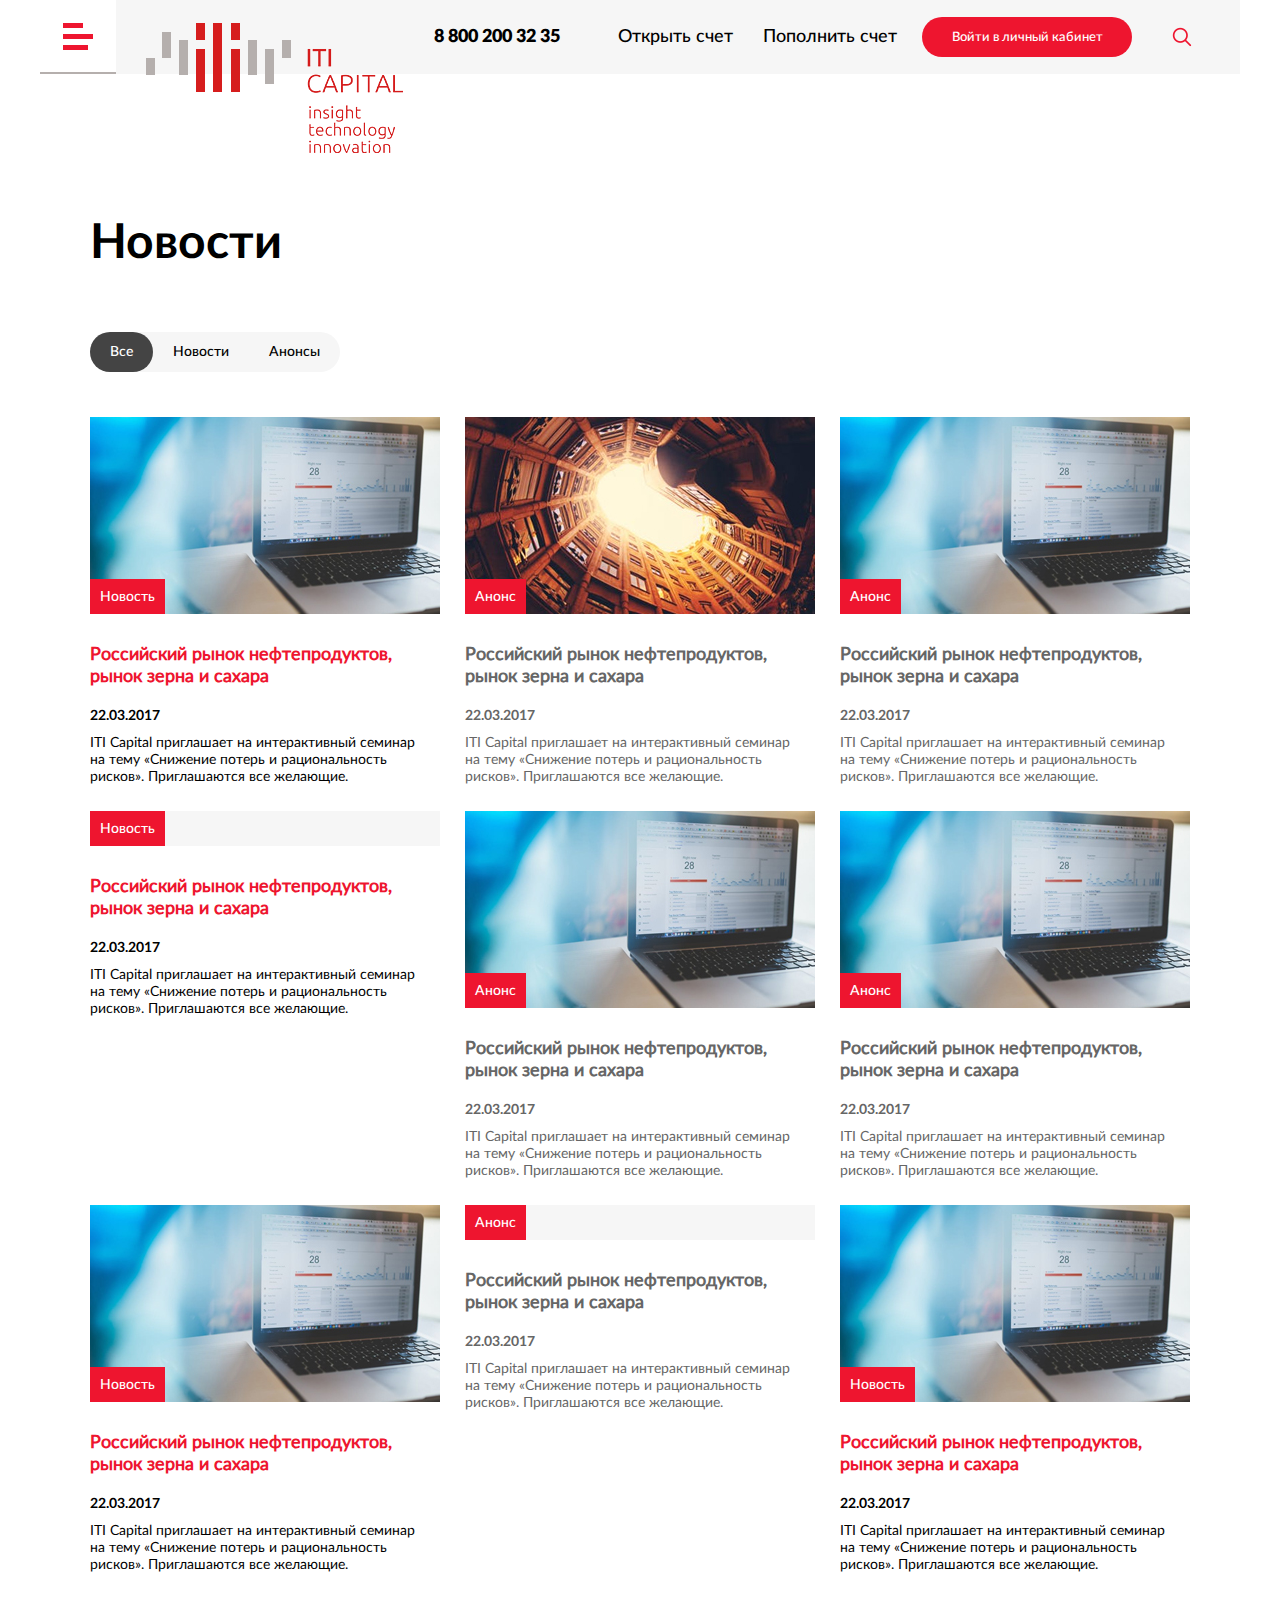
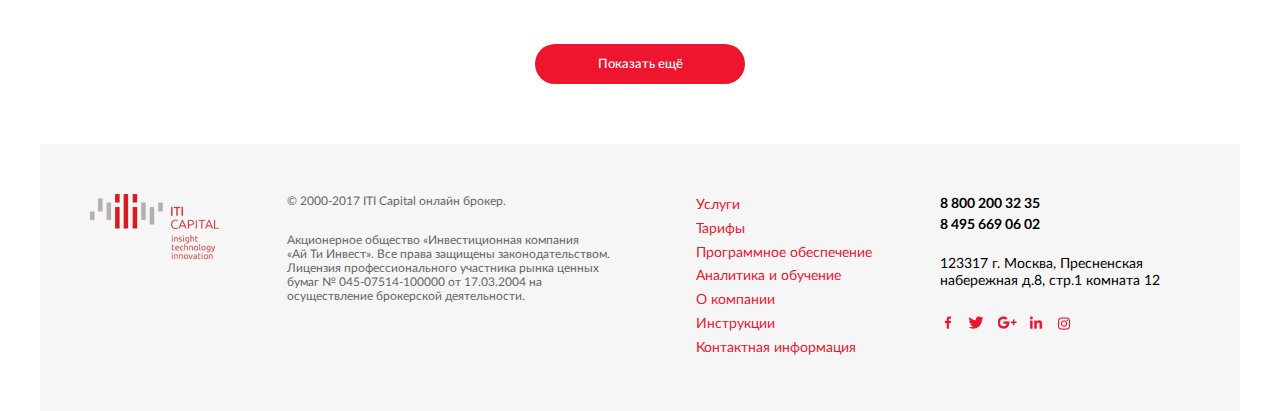
<file: ie/index.html>
<!DOCTYPE html>
<html lang="ru">
<head>
	<meta charset="utf-8">
	<meta name="viewport" content="width=device-width, initial-scale=1">
    <meta http-equiv="X-UA-Compatible" content="IE=Edge">
	<title>Новости</title>
	<link rel="stylesheet" type="text/css" href="./../style.css">
	<script src="./../script/jquery-3.3.1.min.js"></script>
	<script defer src="./../script/jquery-script.js"></script>
</head>
<body>
	<header>
		<div class="header-left">
			<nav aria-label="иконка выпадающего меню"></nav>

			<a class="header-logo" aria-label="логотип ITI CAPITAL" href="#"></a>

			<a class="header-phone" href="tel:88002003235">8&nbsp;800&nbsp;200&nbsp;32&nbsp;35</a>
		</div>
		<div class="header-right">
			<ul class="header-list">
				<li class="header-list-item">
					<a class="header-list-item-link" href="#">Открыть счет</a>
				</li>

				<li class="header-list-item">
					<a class="header-list-item-link" href="#">Пополнить счет</a>
				</li>
			</ul>

			<button id="enter-lk" class="red-button">Войти в личный кабинет</button>

			<button id="search" aria-label="иконка поиска"></button>
		</div>
	</header>
	<main>
		<h1>Новости</h1>
		<ul class="select-cat">
			<li class="select-cat-item all-cat active">Все</li>
			<li class="select-cat-item news-cat">Новости</li>
			<li class="select-cat-item anons-cat">Анонсы</li>
		</ul>
		<ul class="news">
			<li class="news-item">
				<article>
					<div class="news-item-img-content">
						<img class="news-item-img" src="./../img/news1.jpg" alt="картинка новости 1">
						<p class="news-item-cat">Новость</p>
					</div>
					<h2 class="news-item-title">
						<a class="news-item-title-link" href="#">Российский рынок нефтепродуктов, рынок зерна и&nbsp;сахара</a>
					</h2>
					<time class="news-item-time" datetime="2019-03-15T11:39">22.03.2017</time>
					<p class="news-item-desc">
						ITI Capital приглашает на&nbsp;интерактивный семинар на&nbsp;тему &laquo;Снижение потерь и&nbsp;рациональность рисков&raquo;. Приглашаются все желающие.
					</p>

				</article>
			</li>
			<li class="news-item anons">
				<article>
					<div class="news-item-img-content">
						<img class="news-item-img" src="./../img/news2.jpg" alt="картинка новости 1">
						<p class="news-item-cat">Анонс</p>
					</div>
					<h2 class="news-item-title">
						 <a class="news-item-title-link" href="#">Российский рынок нефтепродуктов, рынок зерна и&nbsp;сахара</a>
					</h2>
					<time class="news-item-time" datetime="2019-03-15T11:39">22.03.2017</time>
					<p class="news-item-desc">
						ITI Capital приглашает на&nbsp;интерактивный семинар на&nbsp;тему &laquo;Снижение потерь и&nbsp;рациональность рисков&raquo;. Приглашаются все желающие.
					</p>

				</article>
			</li>
			<li class="news-item anons">
				<article>
					<div class="news-item-img-content">
						<img class="news-item-img" src="./../img/news1.jpg" alt="картинка новости 1">
						<p class="news-item-cat">Анонс</p>
					</div>
					<h2 class="news-item-title">
						<a class="news-item-title-link" href="#">Российский рынок нефтепродуктов, рынок зерна и&nbsp;сахара</a>
					</h2>
					<time class="news-item-time" datetime="2019-03-15T11:39">22.03.2017</time>
					<p class="news-item-desc">
						ITI Capital приглашает на&nbsp;интерактивный семинар на&nbsp;тему &laquo;Снижение потерь и&nbsp;рациональность рисков&raquo;. Приглашаются все желающие.
					</p>

				</article>
			</li>
			<li class="news-item">
				<article>
					<div class="news-item-img-content">
						<p class="news-item-cat">Новость</p>
					</div>
					<h2 class="news-item-title">
						<a class="news-item-title-link" href="#">Российский рынок нефтепродуктов, рынок зерна и&nbsp;сахара</a>
					</h2>
					<time class="news-item-time" datetime="2019-03-15T11:39">22.03.2017</time>
					<p class="news-item-desc">
						ITI Capital приглашает на&nbsp;интерактивный семинар на&nbsp;тему &laquo;Снижение потерь и&nbsp;рациональность рисков&raquo;. Приглашаются все желающие.
					</p>

				</article>
			</li>
			<li class="news-item anons">
				<article>
					<div class="news-item-img-content">
						<img class="news-item-img" src="./../img/news1.jpg" alt="картинка новости 1">
						<p class="news-item-cat">Анонс</p>
					</div>
					<h2 class="news-item-title">
						<a class="news-item-title-link" href="#">Российский рынок нефтепродуктов, рынок зерна и&nbsp;сахара</a>
					</h2>
					<time class="news-item-time" datetime="2019-03-15T11:39">22.03.2017</time>
					<p class="news-item-desc">
						ITI Capital приглашает на&nbsp;интерактивный семинар на&nbsp;тему &laquo;Снижение потерь и&nbsp;рациональность рисков&raquo;. Приглашаются все желающие.
					</p>

				</article>
			</li>
			<li class="news-item anons">
				<article>
					<div class="news-item-img-content">
						<img class="news-item-img" src="./../img/news1.jpg" alt="картинка новости 1">
						<p class="news-item-cat">Анонс</p>
					</div>
					<h2 class="news-item-title">
						<a class="news-item-title-link" href="#">Российский рынок нефтепродуктов, рынок зерна и&nbsp;сахара</a>
					</h2>
					<time class="news-item-time" datetime="2019-03-15T11:39">22.03.2017</time>
					<p class="news-item-desc">
						ITI Capital приглашает на&nbsp;интерактивный семинар на&nbsp;тему &laquo;Снижение потерь и&nbsp;рациональность рисков&raquo;. Приглашаются все желающие.
					</p>

				</article>
			</li>
			<li class="news-item">
				<article>
					<div class="news-item-img-content">
						<img class="news-item-img" src="./../img/news1.jpg" alt="картинка новости 1">
						<p class="news-item-cat">Новость</p>
					</div>
					<h2 class="news-item-title">
						<a class="news-item-title-link" href="#">Российский рынок нефтепродуктов, рынок зерна и&nbsp;сахара</a>
					</h2>
					<time class="news-item-time" datetime="2019-03-15T11:39">22.03.2017</time>
					<p class="news-item-desc">
						ITI Capital приглашает на&nbsp;интерактивный семинар на&nbsp;тему &laquo;Снижение потерь и&nbsp;рациональность рисков&raquo;. Приглашаются все желающие.
					</p>

				</article>
			</li>
			<li class="news-item anons">
				<article>
					<div class="news-item-img-content">
						<p class="news-item-cat">Анонс</p>
					</div>
					<h2 class="news-item-title">
						<a class="news-item-title-link" href="#">Российский рынок нефтепродуктов, рынок зерна и&nbsp;сахара</a>
					</h2>
					<time class="news-item-time" datetime="2019-03-15T11:39">22.03.2017</time>
					<p class="news-item-desc">
						ITI Capital приглашает на&nbsp;интерактивный семинар на&nbsp;тему &laquo;Снижение потерь и&nbsp;рациональность рисков&raquo;. Приглашаются все желающие.
					</p>

				</article>
			</li>
			<li class="news-item">
				<article>
					<div class="news-item-img-content">
						<img class="news-item-img" src="./../img/news1.jpg" alt="картинка новости 1">
						<p class="news-item-cat">Новость</p>
					</div>
					<h2 class="news-item-title">
						<a class="news-item-title-link" href="#">Российский рынок нефтепродуктов, рынок зерна и&nbsp;сахара</a>
					</h2>
					<time class="news-item-time" datetime="2019-03-15T11:39">22.03.2017</time>
					<p class="news-item-desc">
						ITI Capital приглашает на&nbsp;интерактивный семинар на&nbsp;тему &laquo;Снижение потерь и&nbsp;рациональность рисков&raquo;. Приглашаются все желающие.
					</p>

				</article>
			</li>

			<li class="news-item hidden">
				<article>
					<div class="news-item-img-content">
						<img class="news-item-img" src="./../img/news1.jpg" alt="картинка новости 1">
						<p class="news-item-cat">Новость</p>
					</div>
					<h2 class="news-item-title">
						<a class="news-item-title-link" href="#">Российский рынок нефтепродуктов, рынок зерна и&nbsp;сахара</a>
					</h2>
					<time class="news-item-time" datetime="2019-03-15T11:39">22.03.2017</time>
					<p class="news-item-desc">
						ITI Capital приглашает на&nbsp;интерактивный семинар на&nbsp;тему &laquo;Снижение потерь и&nbsp;рациональность рисков&raquo;. Приглашаются все желающие.
					</p>

				</article>
			</li>
			<li class="news-item anons hidden">
				<article>
					<div class="news-item-img-content">
						<img class="news-item-img" src="./../img/news2.jpg" alt="картинка новости 1">
						<p class="news-item-cat">Анонс</p>
					</div>
					<h2 class="news-item-title">
						 <a class="news-item-title-link" href="#">Российский рынок нефтепродуктов, рынок зерна и&nbsp;сахара</a>
					</h2>
					<time class="news-item-time" datetime="2019-03-15T11:39">22.03.2017</time>
					<p class="news-item-desc">
						ITI Capital приглашает на&nbsp;интерактивный семинар на&nbsp;тему &laquo;Снижение потерь и&nbsp;рациональность рисков&raquo;. Приглашаются все желающие.
					</p>

				</article>
			</li>
			<li class="news-item anons hidden">
				<article>
					<div class="news-item-img-content">
						<img class="news-item-img" src="./../img/news1.jpg" alt="картинка новости 1">
						<p class="news-item-cat">Анонс</p>
					</div>
					<h2 class="news-item-title">
						<a class="news-item-title-link" href="#">Российский рынок нефтепродуктов, рынок зерна и&nbsp;сахара</a>
					</h2>
					<time class="news-item-time" datetime="2019-03-15T11:39">22.03.2017</time>
					<p class="news-item-desc">
						ITI Capital приглашает на&nbsp;интерактивный семинар на&nbsp;тему &laquo;Снижение потерь и&nbsp;рациональность рисков&raquo;. Приглашаются все желающие.
					</p>

				</article>
			</li>
			<li class="news-item hidden">
				<article>
					<div class="news-item-img-content">
						<p class="news-item-cat">Новость</p>
					</div>
					<h2 class="news-item-title">
						<a class="news-item-title-link" href="#">Российский рынок нефтепродуктов, рынок зерна и&nbsp;сахара</a>
					</h2>
					<time class="news-item-time" datetime="2019-03-15T11:39">22.03.2017</time>
					<p class="news-item-desc">
						ITI Capital приглашает на&nbsp;интерактивный семинар на&nbsp;тему &laquo;Снижение потерь и&nbsp;рациональность рисков&raquo;. Приглашаются все желающие.
					</p>

				</article>
			</li>
			<li class="news-item anons hidden">
				<article>
					<div class="news-item-img-content">
						<img class="news-item-img" src="./../img/news1.jpg" alt="картинка новости 1">
						<p class="news-item-cat">Анонс</p>
					</div>
					<h2 class="news-item-title">
						<a class="news-item-title-link" href="#">Российский рынок нефтепродуктов, рынок зерна и&nbsp;сахара</a>
					</h2>
					<time class="news-item-time" datetime="2019-03-15T11:39">22.03.2017</time>
					<p class="news-item-desc">
						ITI Capital приглашает на&nbsp;интерактивный семинар на&nbsp;тему &laquo;Снижение потерь и&nbsp;рациональность рисков&raquo;. Приглашаются все желающие.
					</p>

				</article>
			</li>
			<li class="news-item anons hidden">
				<article>
					<div class="news-item-img-content">
						<img class="news-item-img" src="./../img/news1.jpg" alt="картинка новости 1">
						<p class="news-item-cat">Анонс</p>
					</div>
					<h2 class="news-item-title">
						<a class="news-item-title-link" href="#">Российский рынок нефтепродуктов, рынок зерна и&nbsp;сахара</a>
					</h2>
					<time class="news-item-time" datetime="2019-03-15T11:39">22.03.2017</time>
					<p class="news-item-desc">
						ITI Capital приглашает на&nbsp;интерактивный семинар на&nbsp;тему &laquo;Снижение потерь и&nbsp;рациональность рисков&raquo;. Приглашаются все желающие.
					</p>

				</article>
			</li>
			<li class="news-item hidden">
				<article>
					<div class="news-item-img-content">
						<img class="news-item-img" src="./../img/news1.jpg" alt="картинка новости 1">
						<p class="news-item-cat">Новость</p>
					</div>
					<h2 class="news-item-title">
						<a class="news-item-title-link" href="#">Российский рынок нефтепродуктов, рынок зерна и&nbsp;сахара</a>
					</h2>
					<time class="news-item-time" datetime="2019-03-15T11:39">22.03.2017</time>
					<p class="news-item-desc">
						ITI Capital приглашает на&nbsp;интерактивный семинар на&nbsp;тему &laquo;Снижение потерь и&nbsp;рациональность рисков&raquo;. Приглашаются все желающие.
					</p>

				</article>
			</li>
			<li class="news-item anons hidden">
				<article>
					<div class="news-item-img-content">
						<p class="news-item-cat">Анонс</p>
					</div>
					<h2 class="news-item-title">
						<a class="news-item-title-link" href="#">Российский рынок нефтепродуктов, рынок зерна и&nbsp;сахара</a>
					</h2>
					<time class="news-item-time" datetime="2019-03-15T11:39">22.03.2017</time>
					<p class="news-item-desc">
						ITI Capital приглашает на&nbsp;интерактивный семинар на&nbsp;тему &laquo;Снижение потерь и&nbsp;рациональность рисков&raquo;. Приглашаются все желающие.
					</p>

				</article>
			</li>
			<li class="news-item hidden">
				<article>
					<div class="news-item-img-content">
						<img class="news-item-img" src="./../img/news1.jpg" alt="картинка новости 1">
						<p class="news-item-cat">Новость</p>
					</div>
					<h2 class="news-item-title">
						<a class="news-item-title-link" href="#">Российский рынок нефтепродуктов, рынок зерна и&nbsp;сахара</a>
					</h2>
					<time class="news-item-time" datetime="2019-03-15T11:39">22.03.2017</time>
					<p class="news-item-desc">
						ITI Capital приглашает на&nbsp;интерактивный семинар на&nbsp;тему &laquo;Снижение потерь и&nbsp;рациональность рисков&raquo;. Приглашаются все желающие.
					</p>

				</article>
			</li>

			<li class="news-item hidden">
				<article>
					<div class="news-item-img-content">
						<img class="news-item-img" src="./../img/news1.jpg" alt="картинка новости 1">
						<p class="news-item-cat">Новость</p>
					</div>
					<h2 class="news-item-title">
						<a class="news-item-title-link" href="#">Российский рынок нефтепродуктов, рынок зерна и&nbsp;сахара</a>
					</h2>
					<time class="news-item-time" datetime="2019-03-15T11:39">22.03.2017</time>
					<p class="news-item-desc">
						ITI Capital приглашает на&nbsp;интерактивный семинар на&nbsp;тему &laquo;Снижение потерь и&nbsp;рациональность рисков&raquo;. Приглашаются все желающие.
					</p>

				</article>
			</li>
			<li class="news-item anons hidden">
				<article>
					<div class="news-item-img-content">
						<img class="news-item-img" src="./../img/news2.jpg" alt="картинка новости 1">
						<p class="news-item-cat">Анонс</p>
					</div>
					<h2 class="news-item-title">
						 <a class="news-item-title-link" href="#">Российский рынок нефтепродуктов, рынок зерна и&nbsp;сахара</a>
					</h2>
					<time class="news-item-time" datetime="2019-03-15T11:39">22.03.2017</time>
					<p class="news-item-desc">
						ITI Capital приглашает на&nbsp;интерактивный семинар на&nbsp;тему &laquo;Снижение потерь и&nbsp;рациональность рисков&raquo;. Приглашаются все желающие.
					</p>

				</article>
			</li>
			<li class="news-item anons hidden">
				<article>
					<div class="news-item-img-content">
						<img class="news-item-img" src="./../img/news1.jpg" alt="картинка новости 1">
						<p class="news-item-cat">Анонс</p>
					</div>
					<h2 class="news-item-title">
						<a class="news-item-title-link" href="#">Российский рынок нефтепродуктов, рынок зерна и&nbsp;сахара</a>
					</h2>
					<time class="news-item-time" datetime="2019-03-15T11:39">22.03.2017</time>
					<p class="news-item-desc">
						ITI Capital приглашает на&nbsp;интерактивный семинар на&nbsp;тему &laquo;Снижение потерь и&nbsp;рациональность рисков&raquo;. Приглашаются все желающие.
					</p>

				</article>
			</li>
			<li class="news-item hidden">
				<article>
					<div class="news-item-img-content">
						<p class="news-item-cat">Новость</p>
					</div>
					<h2 class="news-item-title">
						<a class="news-item-title-link" href="#">Российский рынок нефтепродуктов, рынок зерна и&nbsp;сахара</a>
					</h2>
					<time class="news-item-time" datetime="2019-03-15T11:39">22.03.2017</time>
					<p class="news-item-desc">
						ITI Capital приглашает на&nbsp;интерактивный семинар на&nbsp;тему &laquo;Снижение потерь и&nbsp;рациональность рисков&raquo;. Приглашаются все желающие.
					</p>

				</article>
			</li>
			<li class="news-item anons hidden">
				<article>
					<div class="news-item-img-content">
						<img class="news-item-img" src="./../img/news1.jpg" alt="картинка новости 1">
						<p class="news-item-cat">Анонс</p>
					</div>
					<h2 class="news-item-title">
						<a class="news-item-title-link" href="#">Российский рынок нефтепродуктов, рынок зерна и&nbsp;сахара</a>
					</h2>
					<time class="news-item-time" datetime="2019-03-15T11:39">22.03.2017</time>
					<p class="news-item-desc">
						ITI Capital приглашает на&nbsp;интерактивный семинар на&nbsp;тему &laquo;Снижение потерь и&nbsp;рациональность рисков&raquo;. Приглашаются все желающие.
					</p>

				</article>
			</li>
			<li class="news-item anons hidden">
				<article>
					<div class="news-item-img-content">
						<img class="news-item-img" src="./../img/news1.jpg" alt="картинка новости 1">
						<p class="news-item-cat">Анонс</p>
					</div>
					<h2 class="news-item-title">
						<a class="news-item-title-link" href="#">Российский рынок нефтепродуктов, рынок зерна и&nbsp;сахара</a>
					</h2>
					<time class="news-item-time" datetime="2019-03-15T11:39">22.03.2017</time>
					<p class="news-item-desc">
						ITI Capital приглашает на&nbsp;интерактивный семинар на&nbsp;тему &laquo;Снижение потерь и&nbsp;рациональность рисков&raquo;. Приглашаются все желающие.
					</p>

				</article>
			</li>
			<li class="news-item hidden">
				<article>
					<div class="news-item-img-content">
						<img class="news-item-img" src="./../img/news1.jpg" alt="картинка новости 1">
						<p class="news-item-cat">Новость</p>
					</div>
					<h2 class="news-item-title">
						<a class="news-item-title-link" href="#">Российский рынок нефтепродуктов, рынок зерна и&nbsp;сахара</a>
					</h2>
					<time class="news-item-time" datetime="2019-03-15T11:39">22.03.2017</time>
					<p class="news-item-desc">
						ITI Capital приглашает на&nbsp;интерактивный семинар на&nbsp;тему &laquo;Снижение потерь и&nbsp;рациональность рисков&raquo;. Приглашаются все желающие.
					</p>

				</article>
			</li>
			<li class="news-item anons hidden">
				<article>
					<div class="news-item-img-content">
						<p class="news-item-cat">Анонс</p>
					</div>
					<h2 class="news-item-title">
						<a class="news-item-title-link" href="#">Российский рынок нефтепродуктов, рынок зерна и&nbsp;сахара</a>
					</h2>
					<time class="news-item-time" datetime="2019-03-15T11:39">22.03.2017</time>
					<p class="news-item-desc">
						ITI Capital приглашает на&nbsp;интерактивный семинар на&nbsp;тему &laquo;Снижение потерь и&nbsp;рациональность рисков&raquo;. Приглашаются все желающие.
					</p>

				</article>
			</li>
			<li class="news-item hidden">
				<article>
					<div class="news-item-img-content">
						<img class="news-item-img" src="./../img/news1.jpg" alt="картинка новости 1">
						<p class="news-item-cat">Новость</p>
					</div>
					<h2 class="news-item-title">
						<a class="news-item-title-link" href="#">Российский рынок нефтепродуктов, рынок зерна и&nbsp;сахара</a>
					</h2>
					<time class="news-item-time" datetime="2019-03-15T11:39">22.03.2017</time>
					<p class="news-item-desc">
						ITI Capital приглашает на&nbsp;интерактивный семинар на&nbsp;тему &laquo;Снижение потерь и&nbsp;рациональность рисков&raquo;. Приглашаются все желающие.
					</p>

				</article>
			</li>

			<li class="news-item hidden">
				<article>
					<div class="news-item-img-content">
						<img class="news-item-img" src="./../img/news1.jpg" alt="картинка новости 1">
						<p class="news-item-cat">Новость</p>
					</div>
					<h2 class="news-item-title">
						<a class="news-item-title-link" href="#">Российский рынок нефтепродуктов, рынок зерна и&nbsp;сахара</a>
					</h2>
					<time class="news-item-time" datetime="2019-03-15T11:39">22.03.2017</time>
					<p class="news-item-desc">
						ITI Capital приглашает на&nbsp;интерактивный семинар на&nbsp;тему &laquo;Снижение потерь и&nbsp;рациональность рисков&raquo;. Приглашаются все желающие.
					</p>

				</article>
			</li>
			<li class="news-item anons hidden">
				<article>
					<div class="news-item-img-content">
						<img class="news-item-img" src="./../img/news2.jpg" alt="картинка новости 1">
						<p class="news-item-cat">Анонс</p>
					</div>
					<h2 class="news-item-title">
						 <a class="news-item-title-link" href="#">Российский рынок нефтепродуктов, рынок зерна и&nbsp;сахара</a>
					</h2>
					<time class="news-item-time" datetime="2019-03-15T11:39">22.03.2017</time>
					<p class="news-item-desc">
						ITI Capital приглашает на&nbsp;интерактивный семинар на&nbsp;тему &laquo;Снижение потерь и&nbsp;рациональность рисков&raquo;. Приглашаются все желающие.
					</p>

				</article>
			</li>
			<li class="news-item anons hidden">
				<article>
					<div class="news-item-img-content">
						<img class="news-item-img" src="./../img/news1.jpg" alt="картинка новости 1">
						<p class="news-item-cat">Анонс</p>
					</div>
					<h2 class="news-item-title">
						<a class="news-item-title-link" href="#">Российский рынок нефтепродуктов, рынок зерна и&nbsp;сахара</a>
					</h2>
					<time class="news-item-time" datetime="2019-03-15T11:39">22.03.2017</time>
					<p class="news-item-desc">
						ITI Capital приглашает на&nbsp;интерактивный семинар на&nbsp;тему &laquo;Снижение потерь и&nbsp;рациональность рисков&raquo;. Приглашаются все желающие.
					</p>

				</article>
			</li>
			<li class="news-item hidden">
				<article>
					<div class="news-item-img-content">
						<p class="news-item-cat">Новость</p>
					</div>
					<h2 class="news-item-title">
						<a class="news-item-title-link" href="#">Российский рынок нефтепродуктов, рынок зерна и&nbsp;сахара</a>
					</h2>
					<time class="news-item-time" datetime="2019-03-15T11:39">22.03.2017</time>
					<p class="news-item-desc">
						ITI Capital приглашает на&nbsp;интерактивный семинар на&nbsp;тему &laquo;Снижение потерь и&nbsp;рациональность рисков&raquo;. Приглашаются все желающие.
					</p>

				</article>
			</li>
			<li class="news-item anons hidden">
				<article>
					<div class="news-item-img-content">
						<img class="news-item-img" src="./../img/news1.jpg" alt="картинка новости 1">
						<p class="news-item-cat">Анонс</p>
					</div>
					<h2 class="news-item-title">
						<a class="news-item-title-link" href="#">Российский рынок нефтепродуктов, рынок зерна и&nbsp;сахара</a>
					</h2>
					<time class="news-item-time" datetime="2019-03-15T11:39">22.03.2017</time>
					<p class="news-item-desc">
						ITI Capital приглашает на&nbsp;интерактивный семинар на&nbsp;тему &laquo;Снижение потерь и&nbsp;рациональность рисков&raquo;. Приглашаются все желающие.
					</p>

				</article>
			</li>
			<li class="news-item anons hidden">
				<article>
					<div class="news-item-img-content">
						<img class="news-item-img" src="./../img/news1.jpg" alt="картинка новости 1">
						<p class="news-item-cat">Анонс</p>
					</div>
					<h2 class="news-item-title">
						<a class="news-item-title-link" href="#">Российский рынок нефтепродуктов, рынок зерна и&nbsp;сахара</a>
					</h2>
					<time class="news-item-time" datetime="2019-03-15T11:39">22.03.2017</time>
					<p class="news-item-desc">
						ITI Capital приглашает на&nbsp;интерактивный семинар на&nbsp;тему &laquo;Снижение потерь и&nbsp;рациональность рисков&raquo;. Приглашаются все желающие.
					</p>

				</article>
			</li>
			<li class="news-item hidden">
				<article>
					<div class="news-item-img-content">
						<img class="news-item-img" src="./../img/news1.jpg" alt="картинка новости 1">
						<p class="news-item-cat">Новость</p>
					</div>
					<h2 class="news-item-title">
						<a class="news-item-title-link" href="#">Российский рынок нефтепродуктов, рынок зерна и&nbsp;сахара</a>
					</h2>
					<time class="news-item-time" datetime="2019-03-15T11:39">22.03.2017</time>
					<p class="news-item-desc">
						ITI Capital приглашает на&nbsp;интерактивный семинар на&nbsp;тему &laquo;Снижение потерь и&nbsp;рациональность рисков&raquo;. Приглашаются все желающие.
					</p>

				</article>
			</li>
			<li class="news-item anons hidden">
				<article>
					<div class="news-item-img-content">
						<p class="news-item-cat">Анонс</p>
					</div>
					<h2 class="news-item-title">
						<a class="news-item-title-link" href="#">Российский рынок нефтепродуктов, рынок зерна и&nbsp;сахара</a>
					</h2>
					<time class="news-item-time" datetime="2019-03-15T11:39">22.03.2017</time>
					<p class="news-item-desc">
						ITI Capital приглашает на&nbsp;интерактивный семинар на&nbsp;тему &laquo;Снижение потерь и&nbsp;рациональность рисков&raquo;. Приглашаются все желающие.
					</p>

				</article>
			</li>
			<li class="news-item hidden">
				<article>
					<div class="news-item-img-content">
						<img class="news-item-img" src="./../img/news1.jpg" alt="картинка новости 1">
						<p class="news-item-cat">Новость</p>
					</div>
					<h2 class="news-item-title">
						<a class="news-item-title-link" href="#">Российский рынок нефтепродуктов, рынок зерна и&nbsp;сахара</a>
					</h2>
					<time class="news-item-time" datetime="2019-03-15T11:39">22.03.2017</time>
					<p class="news-item-desc">
						ITI Capital приглашает на&nbsp;интерактивный семинар на&nbsp;тему &laquo;Снижение потерь и&nbsp;рациональность рисков&raquo;. Приглашаются все желающие.
					</p>

				</article>
			</li>

			<li class="news-item hidden">
				<article>
					<div class="news-item-img-content">
						<img class="news-item-img" src="./../img/news1.jpg" alt="картинка новости 1">
						<p class="news-item-cat">Новость</p>
					</div>
					<h2 class="news-item-title">
						<a class="news-item-title-link" href="#">Российский рынок нефтепродуктов, рынок зерна и&nbsp;сахара</a>
					</h2>
					<time class="news-item-time" datetime="2019-03-15T11:39">22.03.2017</time>
					<p class="news-item-desc">
						ITI Capital приглашает на&nbsp;интерактивный семинар на&nbsp;тему &laquo;Снижение потерь и&nbsp;рациональность рисков&raquo;. Приглашаются все желающие.
					</p>

				</article>
			</li>
			<li class="news-item anons hidden">
				<article>
					<div class="news-item-img-content">
						<img class="news-item-img" src="./../img/news2.jpg" alt="картинка новости 1">
						<p class="news-item-cat">Анонс</p>
					</div>
					<h2 class="news-item-title">
						 <a class="news-item-title-link" href="#">Российский рынок нефтепродуктов, рынок зерна и&nbsp;сахара</a>
					</h2>
					<time class="news-item-time" datetime="2019-03-15T11:39">22.03.2017</time>
					<p class="news-item-desc">
						ITI Capital приглашает на&nbsp;интерактивный семинар на&nbsp;тему &laquo;Снижение потерь и&nbsp;рациональность рисков&raquo;. Приглашаются все желающие.
					</p>

				</article>
			</li>
			<li class="news-item anons hidden">
				<article>
					<div class="news-item-img-content">
						<img class="news-item-img" src="./../img/news1.jpg" alt="картинка новости 1">
						<p class="news-item-cat">Анонс</p>
					</div>
					<h2 class="news-item-title">
						<a class="news-item-title-link" href="#">Российский рынок нефтепродуктов, рынок зерна и&nbsp;сахара</a>
					</h2>
					<time class="news-item-time" datetime="2019-03-15T11:39">22.03.2017</time>
					<p class="news-item-desc">
						ITI Capital приглашает на&nbsp;интерактивный семинар на&nbsp;тему &laquo;Снижение потерь и&nbsp;рациональность рисков&raquo;. Приглашаются все желающие.
					</p>

				</article>
			</li>
			<li class="news-item hidden">
				<article>
					<div class="news-item-img-content">
						<p class="news-item-cat">Новость</p>
					</div>
					<h2 class="news-item-title">
						<a class="news-item-title-link" href="#">Российский рынок нефтепродуктов, рынок зерна и&nbsp;сахара</a>
					</h2>
					<time class="news-item-time" datetime="2019-03-15T11:39">22.03.2017</time>
					<p class="news-item-desc">
						ITI Capital приглашает на&nbsp;интерактивный семинар на&nbsp;тему &laquo;Снижение потерь и&nbsp;рациональность рисков&raquo;. Приглашаются все желающие.
					</p>

				</article>
			</li>
			<li class="news-item anons hidden">
				<article>
					<div class="news-item-img-content">
						<img class="news-item-img" src="./../img/news1.jpg" alt="картинка новости 1">
						<p class="news-item-cat">Анонс</p>
					</div>
					<h2 class="news-item-title">
						<a class="news-item-title-link" href="#">Российский рынок нефтепродуктов, рынок зерна и&nbsp;сахара</a>
					</h2>
					<time class="news-item-time" datetime="2019-03-15T11:39">22.03.2017</time>
					<p class="news-item-desc">
						ITI Capital приглашает на&nbsp;интерактивный семинар на&nbsp;тему &laquo;Снижение потерь и&nbsp;рациональность рисков&raquo;. Приглашаются все желающие.
					</p>

				</article>
			</li>
			<li class="news-item anons hidden">
				<article>
					<div class="news-item-img-content">
						<img class="news-item-img" src="./../img/news1.jpg" alt="картинка новости 1">
						<p class="news-item-cat">Анонс</p>
					</div>
					<h2 class="news-item-title">
						<a class="news-item-title-link" href="#">Российский рынок нефтепродуктов, рынок зерна и&nbsp;сахара</a>
					</h2>
					<time class="news-item-time" datetime="2019-03-15T11:39">22.03.2017</time>
					<p class="news-item-desc">
						ITI Capital приглашает на&nbsp;интерактивный семинар на&nbsp;тему &laquo;Снижение потерь и&nbsp;рациональность рисков&raquo;. Приглашаются все желающие.
					</p>

				</article>
			</li>
			<li class="news-item hidden">
				<article>
					<div class="news-item-img-content">
						<img class="news-item-img" src="./../img/news1.jpg" alt="картинка новости 1">
						<p class="news-item-cat">Новость</p>
					</div>
					<h2 class="news-item-title">
						<a class="news-item-title-link" href="#">Российский рынок нефтепродуктов, рынок зерна и&nbsp;сахара</a>
					</h2>
					<time class="news-item-time" datetime="2019-03-15T11:39">22.03.2017</time>
					<p class="news-item-desc">
						ITI Capital приглашает на&nbsp;интерактивный семинар на&nbsp;тему &laquo;Снижение потерь и&nbsp;рациональность рисков&raquo;. Приглашаются все желающие.
					</p>

				</article>
			</li>
			<li class="news-item anons hidden">
				<article>
					<div class="news-item-img-content">
						<p class="news-item-cat">Анонс</p>
					</div>
					<h2 class="news-item-title">
						<a class="news-item-title-link" href="#">Российский рынок нефтепродуктов, рынок зерна и&nbsp;сахара</a>
					</h2>
					<time class="news-item-time" datetime="2019-03-15T11:39">22.03.2017</time>
					<p class="news-item-desc">
						ITI Capital приглашает на&nbsp;интерактивный семинар на&nbsp;тему &laquo;Снижение потерь и&nbsp;рациональность рисков&raquo;. Приглашаются все желающие.
					</p>

				</article>
			</li>
			<li class="news-item hidden">
				<article>
					<div class="news-item-img-content">
						<img class="news-item-img" src="./../img/news1.jpg" alt="картинка новости 1">
						<p class="news-item-cat">Новость</p>
					</div>
					<h2 class="news-item-title">
						<a class="news-item-title-link" href="#">Российский рынок нефтепродуктов, рынок зерна и&nbsp;сахара</a>
					</h2>
					<time class="news-item-time" datetime="2019-03-15T11:39">22.03.2017</time>
					<p class="news-item-desc">
						ITI Capital приглашает на&nbsp;интерактивный семинар на&nbsp;тему &laquo;Снижение потерь и&nbsp;рациональность рисков&raquo;. Приглашаются все желающие.
					</p>

				</article>
			</li>

			<li class="news-item hidden">
				<article>
					<div class="news-item-img-content">
						<img class="news-item-img" src="./../img/news1.jpg" alt="картинка новости 1">
						<p class="news-item-cat">Новость</p>
					</div>
					<h2 class="news-item-title">
						<a class="news-item-title-link" href="#">Российский рынок нефтепродуктов, рынок зерна и&nbsp;сахара</a>
					</h2>
					<time class="news-item-time" datetime="2019-03-15T11:39">22.03.2017</time>
					<p class="news-item-desc">
						ITI Capital приглашает на&nbsp;интерактивный семинар на&nbsp;тему &laquo;Снижение потерь и&nbsp;рациональность рисков&raquo;. Приглашаются все желающие.
					</p>

				</article>
			</li>
			<li class="news-item anons hidden">
				<article>
					<div class="news-item-img-content">
						<img class="news-item-img" src="./../img/news2.jpg" alt="картинка новости 1">
						<p class="news-item-cat">Анонс</p>
					</div>
					<h2 class="news-item-title">
						 <a class="news-item-title-link" href="#">Российский рынок нефтепродуктов, рынок зерна и&nbsp;сахара</a>
					</h2>
					<time class="news-item-time" datetime="2019-03-15T11:39">22.03.2017</time>
					<p class="news-item-desc">
						ITI Capital приглашает на&nbsp;интерактивный семинар на&nbsp;тему &laquo;Снижение потерь и&nbsp;рациональность рисков&raquo;. Приглашаются все желающие.
					</p>

				</article>
			</li>
			<li class="news-item anons hidden">
				<article>
					<div class="news-item-img-content">
						<img class="news-item-img" src="./../img/news1.jpg" alt="картинка новости 1">
						<p class="news-item-cat">Анонс</p>
					</div>
					<h2 class="news-item-title">
						<a class="news-item-title-link" href="#">Российский рынок нефтепродуктов, рынок зерна и&nbsp;сахара</a>
					</h2>
					<time class="news-item-time" datetime="2019-03-15T11:39">22.03.2017</time>
					<p class="news-item-desc">
						ITI Capital приглашает на&nbsp;интерактивный семинар на&nbsp;тему &laquo;Снижение потерь и&nbsp;рациональность рисков&raquo;. Приглашаются все желающие.
					</p>

				</article>
			</li>
			<li class="news-item hidden">
				<article>
					<div class="news-item-img-content">
						<p class="news-item-cat">Новость</p>
					</div>
					<h2 class="news-item-title">
						<a class="news-item-title-link" href="#">Российский рынок нефтепродуктов, рынок зерна и&nbsp;сахара</a>
					</h2>
					<time class="news-item-time" datetime="2019-03-15T11:39">22.03.2017</time>
					<p class="news-item-desc">
						ITI Capital приглашает на&nbsp;интерактивный семинар на&nbsp;тему &laquo;Снижение потерь и&nbsp;рациональность рисков&raquo;. Приглашаются все желающие.
					</p>

				</article>
			</li>
			<li class="news-item anons hidden">
				<article>
					<div class="news-item-img-content">
						<img class="news-item-img" src="./../img/news1.jpg" alt="картинка новости 1">
						<p class="news-item-cat">Анонс</p>
					</div>
					<h2 class="news-item-title">
						<a class="news-item-title-link" href="#">Российский рынок нефтепродуктов, рынок зерна и&nbsp;сахара</a>
					</h2>
					<time class="news-item-time" datetime="2019-03-15T11:39">22.03.2017</time>
					<p class="news-item-desc">
						ITI Capital приглашает на&nbsp;интерактивный семинар на&nbsp;тему &laquo;Снижение потерь и&nbsp;рациональность рисков&raquo;. Приглашаются все желающие.
					</p>

				</article>
			</li>
			<li class="news-item anons hidden">
				<article>
					<div class="news-item-img-content">
						<img class="news-item-img" src="./../img/news1.jpg" alt="картинка новости 1">
						<p class="news-item-cat">Анонс</p>
					</div>
					<h2 class="news-item-title">
						<a class="news-item-title-link" href="#">Российский рынок нефтепродуктов, рынок зерна и&nbsp;сахара</a>
					</h2>
					<time class="news-item-time" datetime="2019-03-15T11:39">22.03.2017</time>
					<p class="news-item-desc">
						ITI Capital приглашает на&nbsp;интерактивный семинар на&nbsp;тему &laquo;Снижение потерь и&nbsp;рациональность рисков&raquo;. Приглашаются все желающие.
					</p>

				</article>
			</li>
			<li class="news-item hidden">
				<article>
					<div class="news-item-img-content">
						<img class="news-item-img" src="./../img/news1.jpg" alt="картинка новости 1">
						<p class="news-item-cat">Новость</p>
					</div>
					<h2 class="news-item-title">
						<a class="news-item-title-link" href="#">Российский рынок нефтепродуктов, рынок зерна и&nbsp;сахара</a>
					</h2>
					<time class="news-item-time" datetime="2019-03-15T11:39">22.03.2017</time>
					<p class="news-item-desc">
						ITI Capital приглашает на&nbsp;интерактивный семинар на&nbsp;тему &laquo;Снижение потерь и&nbsp;рациональность рисков&raquo;. Приглашаются все желающие.
					</p>

				</article>
			</li>
			<li class="news-item anons hidden">
				<article>
					<div class="news-item-img-content">
						<p class="news-item-cat">Анонс</p>
					</div>
					<h2 class="news-item-title">
						<a class="news-item-title-link" href="#">Российский рынок нефтепродуктов, рынок зерна и&nbsp;сахара</a>
					</h2>
					<time class="news-item-time" datetime="2019-03-15T11:39">22.03.2017</time>
					<p class="news-item-desc">
						ITI Capital приглашает на&nbsp;интерактивный семинар на&nbsp;тему &laquo;Снижение потерь и&nbsp;рациональность рисков&raquo;. Приглашаются все желающие.
					</p>

				</article>
			</li>
			<li class="news-item hidden">
				<article>
					<div class="news-item-img-content">
						<img class="news-item-img" src="./../img/news1.jpg" alt="картинка новости 1">
						<p class="news-item-cat">Новость</p>
					</div>
					<h2 class="news-item-title">
						<a class="news-item-title-link" href="#">Российский рынок нефтепродуктов, рынок зерна и&nbsp;сахара</a>
					</h2>
					<time class="news-item-time" datetime="2019-03-15T11:39">22.03.2017</time>
					<p class="news-item-desc">
						ITI Capital приглашает на&nbsp;интерактивный семинар на&nbsp;тему &laquo;Снижение потерь и&nbsp;рациональность рисков&raquo;. Приглашаются все желающие.
					</p>

				</article>
			</li>

			<li class="news-item hidden">
				<article>
					<div class="news-item-img-content">
						<img class="news-item-img" src="./../img/news1.jpg" alt="картинка новости 1">
						<p class="news-item-cat">Новость</p>
					</div>
					<h2 class="news-item-title">
						<a class="news-item-title-link" href="#">Российский рынок нефтепродуктов, рынок зерна и&nbsp;сахара</a>
					</h2>
					<time class="news-item-time" datetime="2019-03-15T11:39">22.03.2017</time>
					<p class="news-item-desc">
						ITI Capital приглашает на&nbsp;интерактивный семинар на&nbsp;тему &laquo;Снижение потерь и&nbsp;рациональность рисков&raquo;. Приглашаются все желающие.
					</p>

				</article>
			</li>
			<li class="news-item anons hidden">
				<article>
					<div class="news-item-img-content">
						<img class="news-item-img" src="./../img/news2.jpg" alt="картинка новости 1">
						<p class="news-item-cat">Анонс</p>
					</div>
					<h2 class="news-item-title">
						 <a class="news-item-title-link" href="#">Российский рынок нефтепродуктов, рынок зерна и&nbsp;сахара</a>
					</h2>
					<time class="news-item-time" datetime="2019-03-15T11:39">22.03.2017</time>
					<p class="news-item-desc">
						ITI Capital приглашает на&nbsp;интерактивный семинар на&nbsp;тему &laquo;Снижение потерь и&nbsp;рациональность рисков&raquo;. Приглашаются все желающие.
					</p>

				</article>
			</li>
			<li class="news-item anons hidden">
				<article>
					<div class="news-item-img-content">
						<img class="news-item-img" src="./../img/news1.jpg" alt="картинка новости 1">
						<p class="news-item-cat">Анонс</p>
					</div>
					<h2 class="news-item-title">
						<a class="news-item-title-link" href="#">Российский рынок нефтепродуктов, рынок зерна и&nbsp;сахара</a>
					</h2>
					<time class="news-item-time" datetime="2019-03-15T11:39">22.03.2017</time>
					<p class="news-item-desc">
						ITI Capital приглашает на&nbsp;интерактивный семинар на&nbsp;тему &laquo;Снижение потерь и&nbsp;рациональность рисков&raquo;. Приглашаются все желающие.
					</p>

				</article>
			</li>
			<li class="news-item hidden">
				<article>
					<div class="news-item-img-content">
						<p class="news-item-cat">Новость</p>
					</div>
					<h2 class="news-item-title">
						<a class="news-item-title-link" href="#">Российский рынок нефтепродуктов, рынок зерна и&nbsp;сахара</a>
					</h2>
					<time class="news-item-time" datetime="2019-03-15T11:39">22.03.2017</time>
					<p class="news-item-desc">
						ITI Capital приглашает на&nbsp;интерактивный семинар на&nbsp;тему &laquo;Снижение потерь и&nbsp;рациональность рисков&raquo;. Приглашаются все желающие.
					</p>

				</article>
			</li>
			<li class="news-item anons hidden">
				<article>
					<div class="news-item-img-content">
						<img class="news-item-img" src="./../img/news1.jpg" alt="картинка новости 1">
						<p class="news-item-cat">Анонс</p>
					</div>
					<h2 class="news-item-title">
						<a class="news-item-title-link" href="#">Российский рынок нефтепродуктов, рынок зерна и&nbsp;сахара</a>
					</h2>
					<time class="news-item-time" datetime="2019-03-15T11:39">22.03.2017</time>
					<p class="news-item-desc">
						ITI Capital приглашает на&nbsp;интерактивный семинар на&nbsp;тему &laquo;Снижение потерь и&nbsp;рациональность рисков&raquo;. Приглашаются все желающие.
					</p>

				</article>
			</li>
			<li class="news-item anons hidden">
				<article>
					<div class="news-item-img-content">
						<img class="news-item-img" src="./../img/news1.jpg" alt="картинка новости 1">
						<p class="news-item-cat">Анонс</p>
					</div>
					<h2 class="news-item-title">
						<a class="news-item-title-link" href="#">Российский рынок нефтепродуктов, рынок зерна и&nbsp;сахара</a>
					</h2>
					<time class="news-item-time" datetime="2019-03-15T11:39">22.03.2017</time>
					<p class="news-item-desc">
						ITI Capital приглашает на&nbsp;интерактивный семинар на&nbsp;тему &laquo;Снижение потерь и&nbsp;рациональность рисков&raquo;. Приглашаются все желающие.
					</p>

				</article>
			</li>
			<li class="news-item hidden">
				<article>
					<div class="news-item-img-content">
						<img class="news-item-img" src="./../img/news1.jpg" alt="картинка новости 1">
						<p class="news-item-cat">Новость</p>
					</div>
					<h2 class="news-item-title">
						<a class="news-item-title-link" href="#">Российский рынок нефтепродуктов, рынок зерна и&nbsp;сахара</a>
					</h2>
					<time class="news-item-time" datetime="2019-03-15T11:39">22.03.2017</time>
					<p class="news-item-desc">
						ITI Capital приглашает на&nbsp;интерактивный семинар на&nbsp;тему &laquo;Снижение потерь и&nbsp;рациональность рисков&raquo;. Приглашаются все желающие.
					</p>

				</article>
			</li>
			<li class="news-item anons hidden">
				<article>
					<div class="news-item-img-content">
						<p class="news-item-cat">Анонс</p>
					</div>
					<h2 class="news-item-title">
						<a class="news-item-title-link" href="#">Российский рынок нефтепродуктов, рынок зерна и&nbsp;сахара</a>
					</h2>
					<time class="news-item-time" datetime="2019-03-15T11:39">22.03.2017</time>
					<p class="news-item-desc">
						ITI Capital приглашает на&nbsp;интерактивный семинар на&nbsp;тему &laquo;Снижение потерь и&nbsp;рациональность рисков&raquo;. Приглашаются все желающие.
					</p>

				</article>
			</li>
			<li class="news-item hidden">
				<article>
					<div class="news-item-img-content">
						<img class="news-item-img" src="./../img/news1.jpg" alt="картинка новости 1">
						<p class="news-item-cat">Новость</p>
					</div>
					<h2 class="news-item-title">
						<a class="news-item-title-link" href="#">Российский рынок нефтепродуктов, рынок зерна и&nbsp;сахара</a>
					</h2>
					<time class="news-item-time" datetime="2019-03-15T11:39">22.03.2017</time>
					<p class="news-item-desc">
						ITI Capital приглашает на&nbsp;интерактивный семинар на&nbsp;тему &laquo;Снижение потерь и&nbsp;рациональность рисков&raquo;. Приглашаются все желающие.
					</p>

				</article>
			</li>

		</ul>
		<button class="red-button more-news">Показать ещё</button>
	</main>
	<footer>
		<a class="footer-logo" aria-label="логотип ITI CAPITAL" href="#"></a>
		<div class="copyright">
			&copy;&nbsp;2000-2017&nbsp;ITI Capital онлайн брокер.
			<p>Акционерное общество &laquo;Инвестиционная компания &laquo;Ай&nbsp;Ти&nbsp;Инвест&raquo;. Все права защищены законодательством. Лицензия профессионального участника рынка ценных бумаг &#8470;&nbsp;045-07514-100000 от&nbsp;17.03.2004&nbsp;на осуществление брокерской деятельности.</p>
		</div>
		<ul class="menu">
			<li class="menu-item">
				<a class="menu-item-link" href="#">Услуги</a>
			</li>
			<li class="menu-item">
				<a class="menu-item-link" href="#">Тарифы</a>
			</li>
			<li class="menu-item">
				<a class="menu-item-link" href="#">Программное обеспечение</a>
			</li>
			<li class="menu-item">
				<a class="menu-item-link" href="#">Аналитика и обучение</a>
			</li>
			<li class="menu-item">
				<a class="menu-item-link" href="#">О компании</a>
			</li>
			<li class="menu-item">
				<a class="menu-item-link" href="#">Инструкции</a>
			</li>
			<li class="menu-item">
				<a class="menu-item-link" href="#">Контактная информация</a>
			</li>
		</ul>
		
		<div class="contacts">
			<a class="contacts-phone" href="tel:88002003235">8&nbsp;800&nbsp;200&nbsp;32&nbsp;35</a>
			<a class="contacts-phone" href="tel:84956690602">8&nbsp;495&nbsp;669&nbsp;06&nbsp;02</a>

			<address>123317&nbsp;г. Москва, Пресненская набережная д.8, стр.1 комната&nbsp;12</address>

			<ul class="social">
				<li class="social-item">
					<a class="social-item-link fb" href="#" aria-label="иконка facebook"></a>
				</li>
				<li class="social-item">
					<a class="social-item-link tw" href="#" aria-label="иконка twitter"></a>
				</li>
				<li class="social-item">
					<a class="social-item-link google" href="#" aria-label="иконка google+"></a>
				</li>
				<li class="social-item">
					<a class="social-item-link in" href="#" aria-label="иконка in"></a>
				</li>
				<li class="social-item">
					<a class="social-item-link instagram" href="#" aria-label="иконка instagram"></a>
				</li>
			</ul>

		</div>
	</footer>
</body>
</html>
</file>
<file: style.css>
/* Webfont: Lato-Regular */@font-face {
  font-family: 'Lato';
  src: url('./fonts/Lato-Regular.eot'); /* IE9 Compat Modes */
  src: url('./fonts/Lato-Regular.eot?#iefix') format('embedded-opentype'), /* IE6-IE8 */
       url('./fonts/Lato-Regular.woff2') format('woff2'), /* Modern Browsers */
       url('./fonts/Lato-Regular.woff') format('woff'), /* Modern Browsers */
       url('./fonts/Lato-Regular.ttf') format('truetype');
  font-style: normal;
  font-weight: normal;
  text-rendering: optimizeLegibility;
}
/* Webfont: Lato-Medium */@font-face {
  font-family: 'Lato Medium';
  src: url('./fonts/Lato-Medium.eot'); /* IE9 Compat Modes */
  src: url('./fonts/Lato-Medium.eot?#iefix') format('embedded-opentype'), /* IE6-IE8 */
       url('./fonts/Lato-Medium.woff2') format('woff2'), /* Modern Browsers */
       url('./fonts/Lato-Medium.woff') format('woff'), /* Modern Browsers */
       url('./fonts/Lato-Medium.ttf') format('truetype');
  font-style: normal;
  font-weight: normal;
  text-rendering: optimizeLegibility;
}
/* Webfont: Lato-Bold */@font-face {
  font-family: 'Lato Bold';
  src: url('./fonts/Lato-Bold.eot'); /* IE9 Compat Modes */
  src: url('./fonts/Lato-Bold.eot?#iefix') format('embedded-opentype'), /* IE6-IE8 */
       url('./fonts/Lato-Bold.woff2') format('woff2'), /* Modern Browsers */
       url('./fonts/Lato-Bold.woff') format('woff'), /* Modern Browsers */
       url('./fonts/Lato-Bold.ttf') format('truetype');
  font-style: normal;
  font-weight: normal;
  text-rendering: optimizeLegibility;
}
/* Webfont: Lato-Black */@font-face {
  font-family: 'Lato Black';
  src: url('fonts/Lato-Black.eot'); /* IE9 Compat Modes */
  src: url('fonts/Lato-Black.eot?#iefix') format('embedded-opentype'), /* IE6-IE8 */
       url('fonts/Lato-Black.woff2') format('woff2'), /* Modern Browsers */
       url('fonts/Lato-Black.woff') format('woff'), /* Modern Browsers */
       url('fonts/Lato-Black.ttf') format('truetype');
  font-style: normal;
  font-weight: normal;
  text-rendering: optimizeLegibility;
}
* {
  margin: 0;
  padding: 0;
  -webkit-box-sizing: border-box;
  -moz-box-sizing: border-box;
  box-sizing: border-box;
}
body {
  font-family: 'Lato Medium', Arial, sans-serif;
  font-size: 14px;
}
a {
  color: #000;
  text-decoration: none;
  outline: none;
}
a:hover {
  text-decoration: underline;
}
button {
  outline: none;
  border: none;
}
ul {
  list-style: none;
}
.hidden {
  display: none;
}
header {
  font-size: 18px;
  max-width: 1200px;
  margin: 0 auto;
  display: flex;
  flex-wrap: wrap;
  justify-content: space-between;
  align-items: center;
  background-color: #f6f6f6;
}
.header-left {
  min-width: 360px;
  display: flex;
  justify-content: space-between;
  align-items: center;
  position: relative;
}
nav {
  height: 74px;
  width: 76px;
  background: #fff url('./img/menu-icon.png') no-repeat center center;
  border-bottom: 2px solid #b5afad;
  cursor: pointer;
}
.header-logo {
  width: 257px;
  height: 132px;
  position: absolute;
  background-image: url('./img/logo.png');
  top: 23px;
  left: 106px;
}
.header-phone {
  font-family: 'Lato Black';
  margin-left: 318px;
}
.header-right {
  display: flex;
  justify-content: space-between;
  align-items: center;
  flex-wrap: wrap;
}
.header-list-item {
  display: inline-block;
  margin-right: 25px; 
}
.red-button {
  height: 40px;
  color: #fff;
  padding: 10px;
  width: 210px;
  background-color: #ee152f;
  font-family: 'Lato Medium';
  cursor: pointer;
  border-radius: 20px;
}
#search {
  width: 40px;
  height: 40px;
  background: url('./img/search-icon.png') no-repeat center center;
  border: none;
  cursor: pointer;
  margin: 0 38px 0 30px; 
}
main {
  display: block; /* для IE11 */
  margin: 0 auto;
  max-width: 1100px;
  padding-top: 80px;
}
h1 {
  font-family: 'Lato Bold';
  font-size: 48px;
  margin: 60px 0;
}
.select-cat {
  display: flex;
  justify-content: space-around;
  width: 250px;
  background-color: #f6f6f6;
  border-radius: 20px;
}
.select-cat-item {
  display: flex;
  align-items: center;
  height: 40px;
  cursor: pointer;
  padding: 0 20px;
}
.select-cat-item.active {
  border-radius: 20px;
  background-color: #444; 
  color: #fff;
}
.select-cat-item:not(.active):hover {
  border-radius: 20px;
  background-color: #848484;
  color: #fff;
}
.news {
  margin: 45px 0;
  font-family: 'Lato';
  max-width: 1100px;
  display: flex;
  justify-content: space-between;
  flex-wrap: wrap;
}
.news-item {
  width: 350px;
  margin-bottom: 25px;
}
.news-item-img-content {
  position: relative;
  background-color: #f6f6f6;
  min-height: 35px;
  max-height: 197px;
}
.news-item-cat {
  position: absolute;
  bottom: 0;
  left: 0;
  height: 35px;
  color: #fff;
  background-color: #ee152f;
  padding: 10px;
  font-family: 'Lato Medium';
}
.anons, .anons .news-item-title-link  {
  color: #666;
}
.news-item-title {
  font-size: 18px;
  margin: 30px 0 20px 0;
}
.news-item-title-link {
  color: #ee152f;
}
.news-item-time {
  display: block;
  font-family: 'Lato Bold';
  margin-bottom: 10px;
}
main button {
  display: block;
  margin: 0 auto 60px auto;
}
footer {
  max-width: 1200px;
  margin: 0 auto;
  padding: 50px;
  display: flex;
  justify-content: space-between;
  align-items: flex-start;
  background-color: #f6f6f6;
  font-family: 'Lato';
}
.footer-logo {
  display: block;
  min-width: 129px;
  height: 66px;
  background-image: url('./img/logo-mini.png');
  margin-right: 20px;
}
.copyright {
  font-size: 12px;
  color: #666;
  max-width: 340px;
  min-width: 200px;
}
.copyright p {
  margin-top: 25px;
}
.menu {
  margin: 0 20px;
}
.menu-item-link {
  color: #ee152f;
  line-height: 1.7em;
}
.contacts {
  max-width: 250px;
}
.contacts-phone {
  display: block;
  font-family: 'Lato Bold';
  line-height: 1.5em;
}
address {
  margin: 20px 0 20px;
  font-style: normal;
}
.social {
  height: 25px;
}
.social-item {
  display: inline-block;
}
.social-item-link {
  display: block;
  width: 25px;
  height: 25px;
  background: url('./img/social-icon.png') no-repeat;
}
.fb {
  background-position: 4px center;
}
.tw {
  background-position: -27px center;
}
.google {
  background-position: -59px center;
}
.in {
  background-position: -88px center;
}
.instagram {
  background-position: -114px center;
}
@media (max-width: 1200px) {
  .header-list-item {
    display: list-item;
    margin-left: 20px;
  }
}

@media (max-width: 1160px) {
  main {
    margin: 0 auto;
    max-width: 760px;
  }
  .news {
    justify-content: space-between;
  }
  .news-item:nth-child(3n+2) {
    margin: 0 0 25px;
  }
}

@media (max-width: 1100px) {
  header {
    font-size: 14px;
  }
  .header-logo {
    width: 129px;
    height: 66px;
    background-image: url('./img/logo-mini.png');
  }
  .header-phone {
    margin-left: 184px;
  }
}

@media (max-width: 1012px) {
  .footer-logo {
    margin-right: 20px;
  }
  .menu {
    margin: 0 20px;
  }
}

@media (max-width: 900px) {
  main {
    max-width: 740px;
  }
}

@media (max-width: 850px) {
  #enter-lk {
    width: auto;
    padding: 10px 20px;
  }
  #search {
    margin: 0 10px;
  }
  main {
    max-width: 730px;
  }
}

@media (max-width: 781px) {
  .header-left,
  .header-right {
    margin: 0 auto 30px auto;
  }
  .header-phone {
    margin-left: 0;
  }
  main {
    padding-top: 0;
    max-width: 350px;
  }
  h1 {
    font-size: 38px;
    text-align: center;
  }
  .select-cat {
    width: 100%;
  }
  .select-cat-item {
    padding: 0 36px;
  }
  footer {
    flex-wrap: wrap;
  }
  .copyright {
    margin: 20px 0;
  }
}

@media (max-width: 768px) {
  .copyright {
    margin: 20px 0;
  }
}

@media (max-width: 583px) {
  .menu {
    margin-bottom: 20px; 
  }
}

@media (max-width: 418px) {
  .header-left {
    min-width: 260px;
    max-width: unset;
    margin: 0 20px;
    display: block;
  }
  .header-phone {
    display: block;
    margin: 20px 0;
  }
  .header-right {
    margin: 0 0 20px 20px;
  }
  .header-list-item {
    margin-left: 0;
  }
  #search {
    order: 1;
  }
  #enter-lk {
    order: 2;
  }
  main {
    max-width: 320px;
  }
  .select-cat-item {
    padding: 0 31px;
  }
  .news-item {
    width: auto;
    min-width: 320px;
    overflow: hidden;
  }
}

@media (max-width: 376px) {
  .news-item {
    width: 320px;
  }
  .news-item-title,
  .news-item-time,
  .news-item-desc,
  .select-cat {
    margin-left: 20px;
    margin-right: 20px;
  }
  .select-cat {
    width: 280px;
  }
  .select-cat-item {
    padding: 0 24px;
  }
}
</file>
